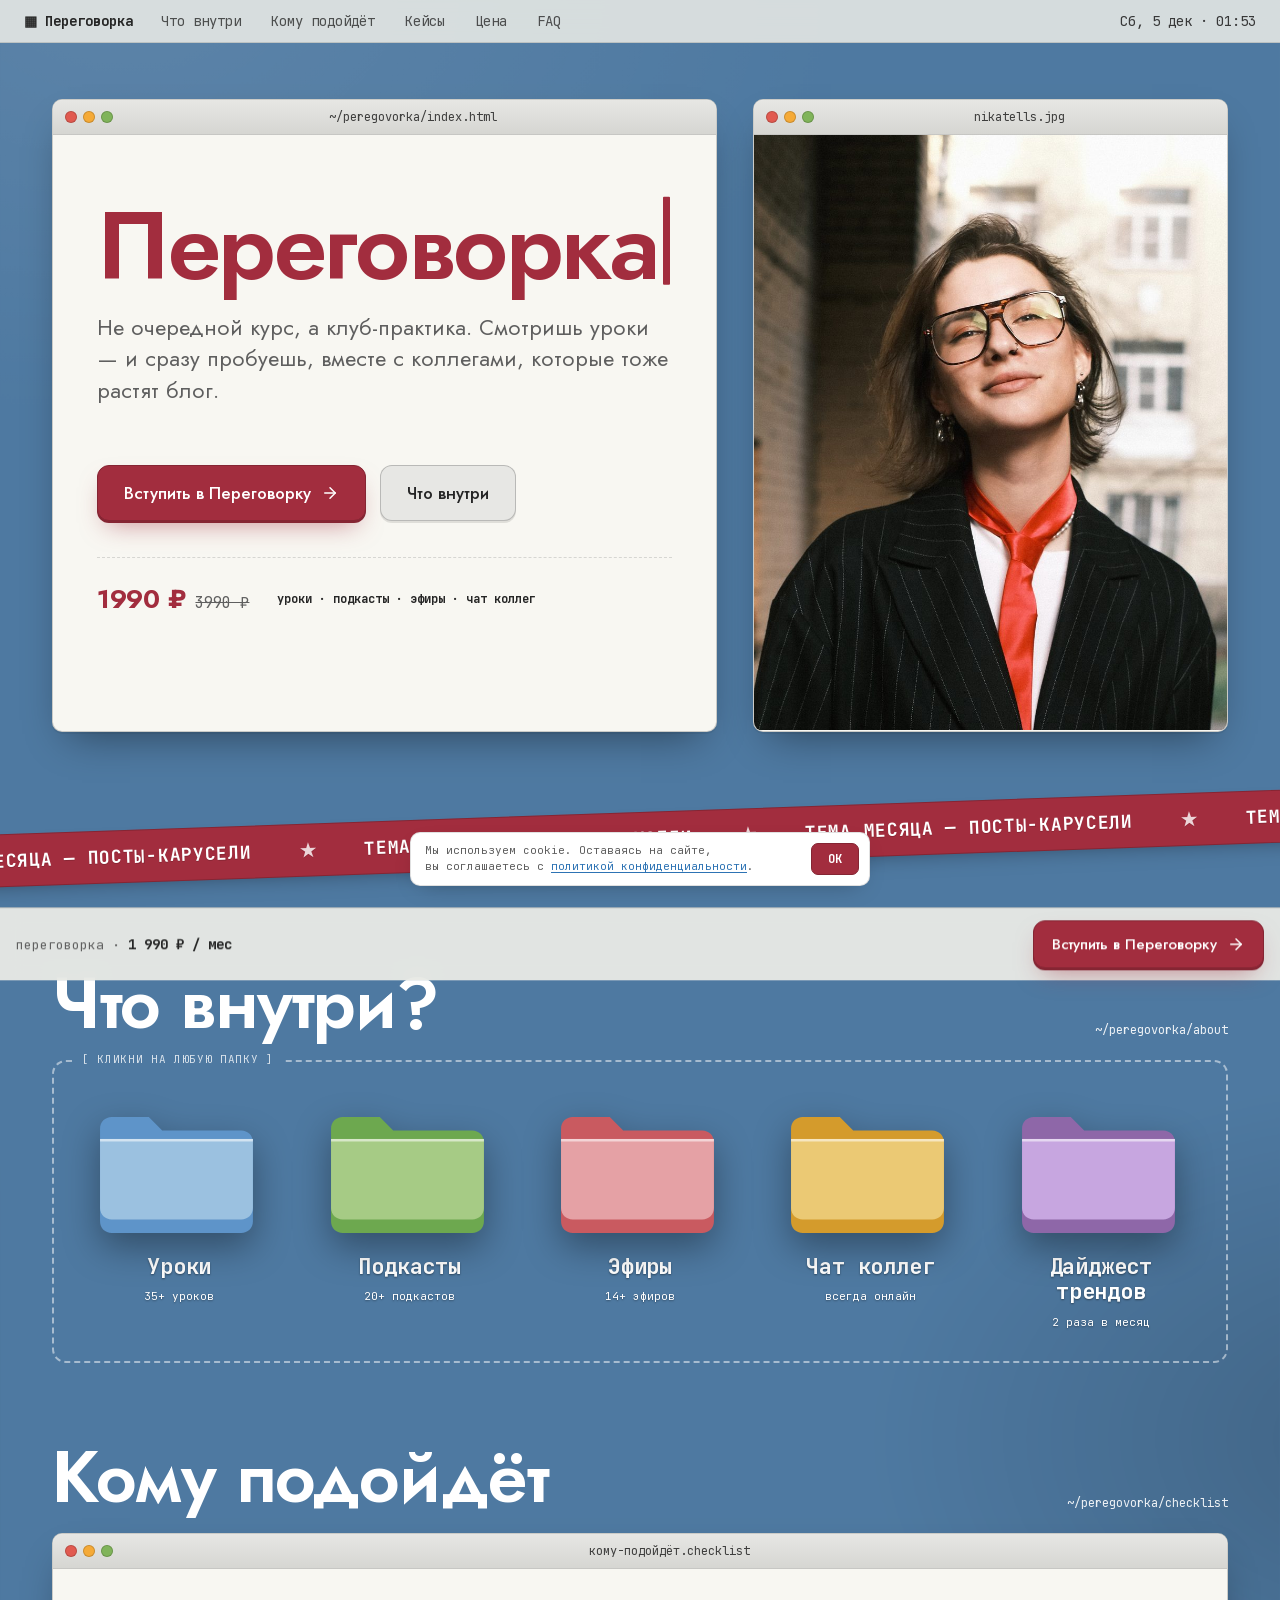
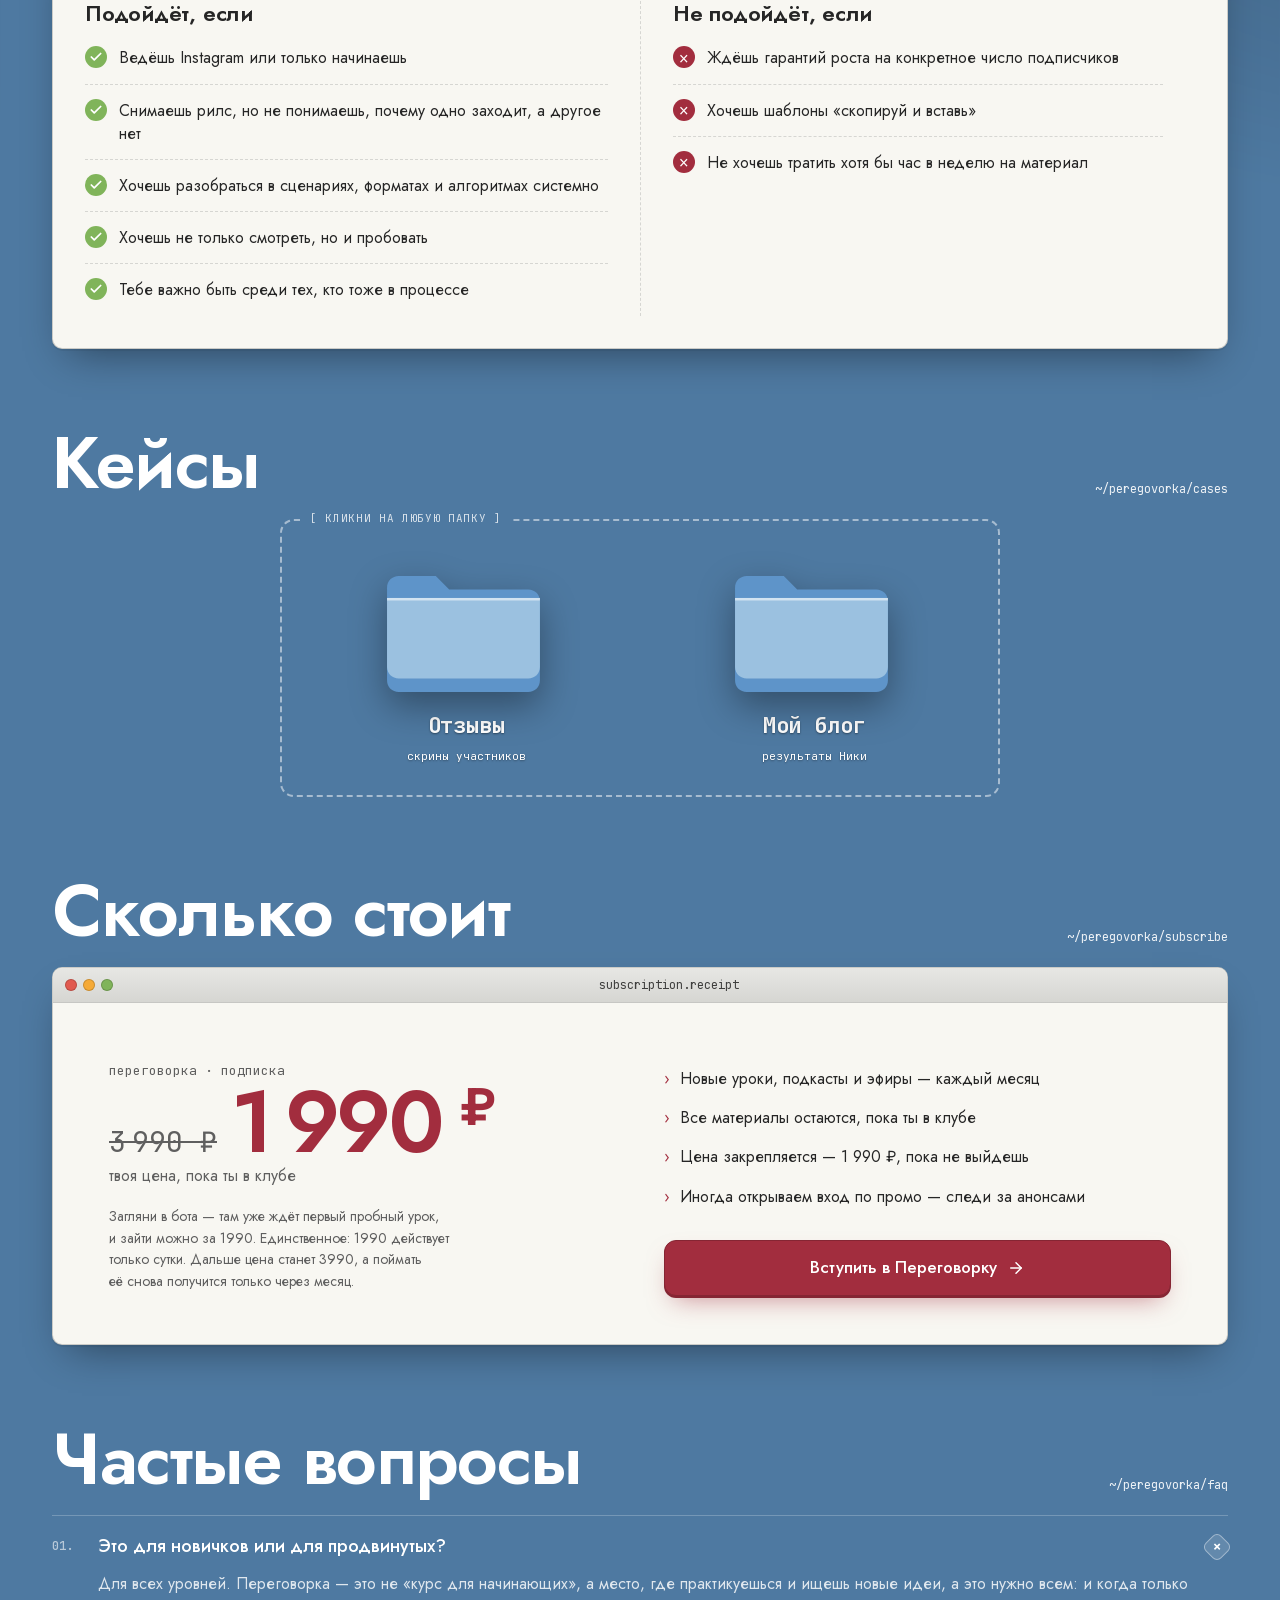
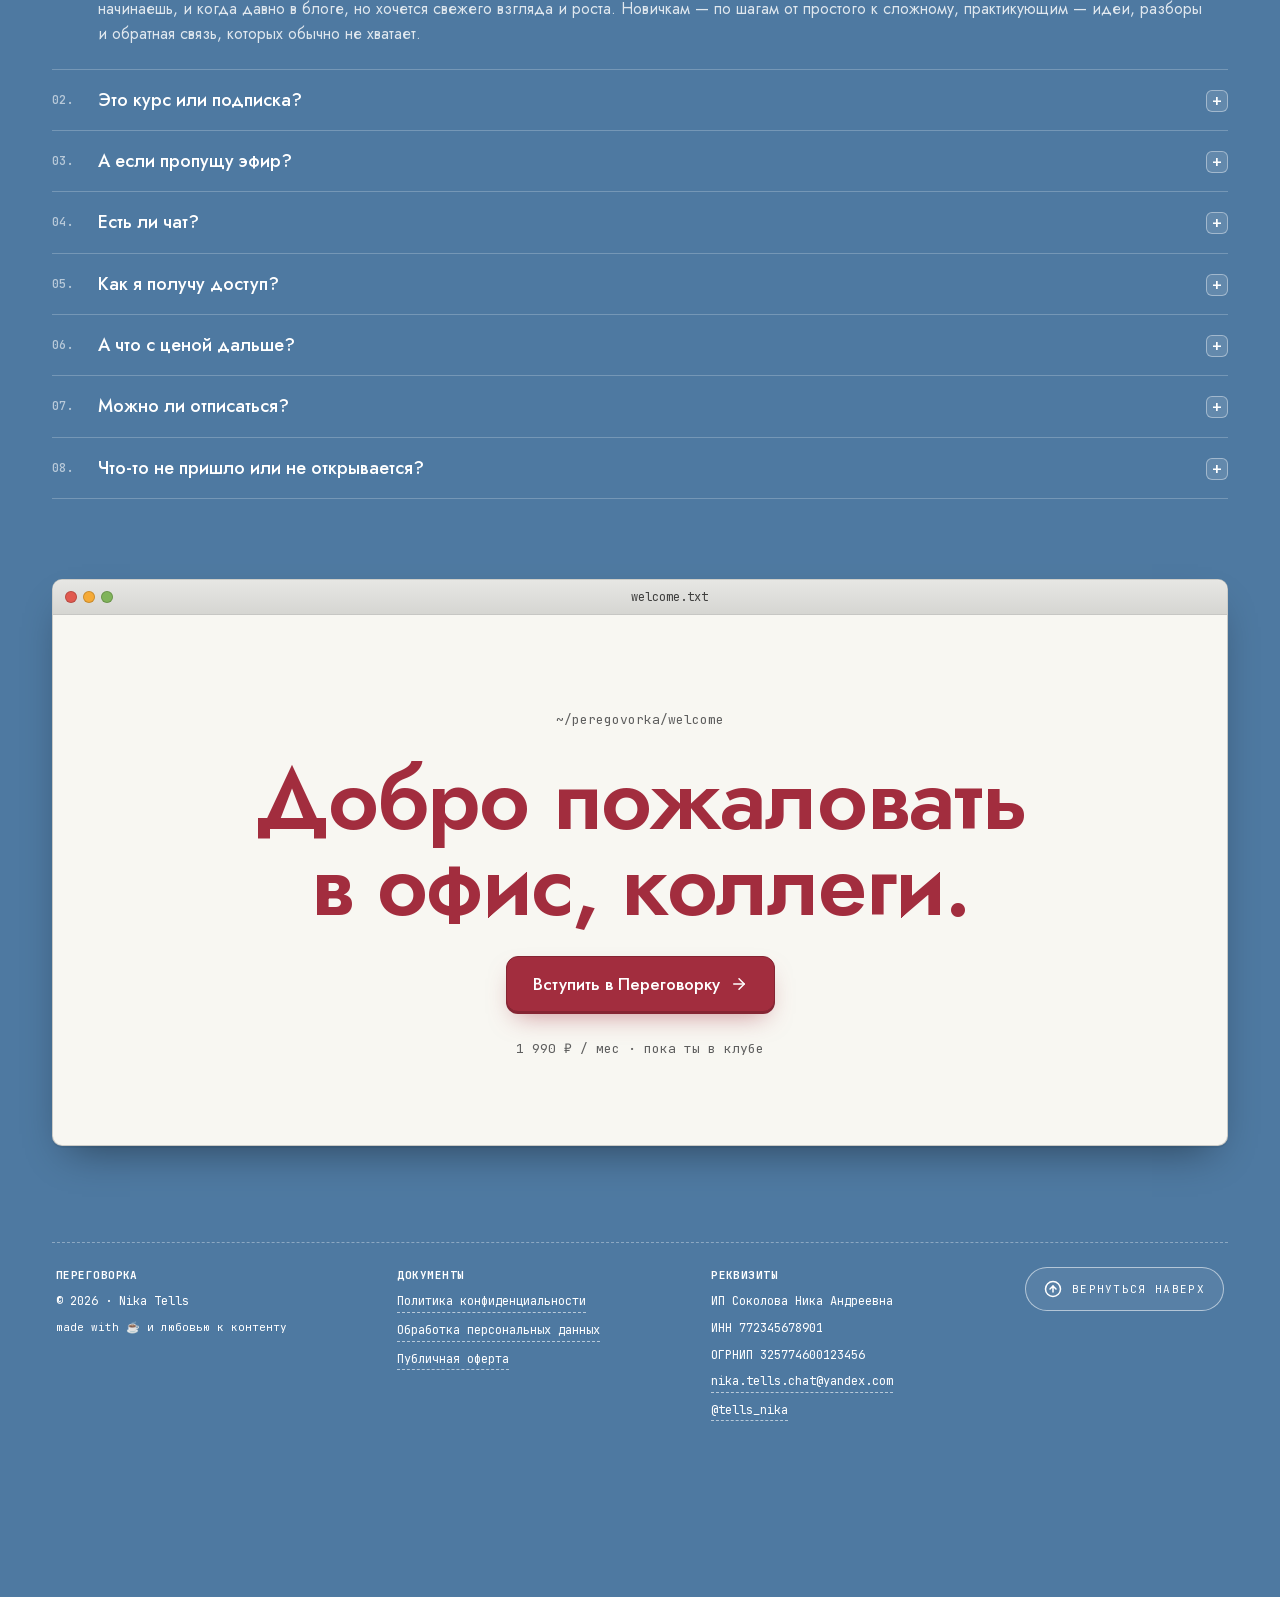
<file: index.html>
<!DOCTYPE html>
<html lang="ru"><head>
<meta charset="utf-8">
<meta name="viewport" content="width=device-width, initial-scale=1, viewport-fit=cover">
<title>Переговорка — закрытый канал для коллег по контенту</title>

<link rel="preconnect" href="https://fonts.googleapis.com">
<link rel="preconnect" href="https://fonts.gstatic.com" crossorigin="">
<link rel="stylesheet" href="styles.css">
</head>
<body>

<!-- ========== Top menubar / navigation ========== -->
<nav class="menubar" aria-label="Навигация">
  <a href="#top" class="logo">▦ Переговорка</a>
  <a href="#about"  class="item hide-sm">Что внутри</a>
  <a href="#who"    class="item hide-sm">Кому подойдёт</a>
  <a href="#cases"  class="item hide-sm">Кейсы</a>
  <a href="#price"  class="item hide-sm">Цена</a>
  <a href="#faq"    class="item hide-sm">FAQ</a>
  <span class="spacer"></span>
  <span class="clock" id="clock">—</span>
</nav>

<main class="desk" id="top">

  <!-- ========== 01 HERO ========== -->
  <section class="hero" data-screen-label="01 Hero">
    <div class="hero-grid">

      <!-- main window -->
      <div class="win hero-win" aria-label="Главное окно">
        <div class="win-bar">
          <div class="dots"><span class="dot r"></span><span class="dot y"></span><span class="dot g"></span></div>
          <div class="win-title">~/peregovorka/index.html</div>
        </div>
        <div class="win-body">
          <h1 class="display"><span class="typed" id="hero-typed" aria-label="Переговорка"></span><span class="caret" aria-hidden="true"></span></h1>

          <p class="lead">
            Не&nbsp;очередной курс, а&nbsp;клуб-практика. Смотришь уроки — и&nbsp;сразу пробуешь, вместе с&nbsp;коллегами, которые тоже растят блог.
          </p>

          <div class="hero-byline">
            <img src="assets/img/nikatells-avatar.jpg" alt="Ника" class="hero-byline-avatar" loading="eager" decoding="async">
            <div class="hero-byline-text">
              <div class="hero-byline-name">Nika Tells</div>
              <div class="hero-byline-role">автор канала</div>
            </div>
          </div>

          <div class="hero-cta-row">
            <a href="#price" class="btn js-cta">
              Вступить в Переговорку
              <svg class="arrow" viewBox="0 0 24 24" fill="none" stroke="currentColor" stroke-width="2" stroke-linecap="round" stroke-linejoin="round" aria-hidden="true"><path d="M5 12h14"/><path d="m12 5 7 7-7 7"/></svg>
            </a>
            <a href="#about" class="btn ghost">
              Что внутри
            </a>
          </div>

          <div class="hero-meta">
            <div class="hero-price">
              <span class="hero-price-new">1990 ₽</span>
              <s class="hero-price-old">3990 ₽</s>
            </div>
            <div><strong>уроки · подкасты · эфиры · чат коллег</strong></div>
          </div>
        </div>
      </div>

      <!-- side: photo -->
      <div class="desktop-side">
        <div class="win photo-card hero-photo">
          <div class="win-bar">
            <div class="dots"><span class="dot r"></span><span class="dot y"></span><span class="dot g"></span></div>
            <div class="win-title">nikatells.jpg</div>
          </div>
          <div class="win-body">
            <img class="photo-fill" src="assets/img/nikatells.jpg" alt="Ника" loading="eager" decoding="async">
          </div>
        </div>
      </div>
    </div>
  </section>

  <!-- ========== Ticker: тема месяца ========== -->
  <div class="ticker-wrap">
    <section class="ticker" aria-label="Тема месяца">
      <div class="ticker-track" aria-hidden="true">
        <span class="ticker-item">Тема месяца&nbsp;— посты-карусели</span>
        <span class="ticker-item">Тема месяца&nbsp;— посты-карусели</span>
        <span class="ticker-item">Тема месяца&nbsp;— посты-карусели</span>
        <span class="ticker-item">Тема месяца&nbsp;— посты-карусели</span>
        <span class="ticker-item">Тема месяца&nbsp;— посты-карусели</span>
        <span class="ticker-item">Тема месяца&nbsp;— посты-карусели</span>
      </div>
    </section>
  </div>

  <!-- ========== 02 ЧТО ВНУТРИ ========== -->
  <section class="section" id="about" data-screen-label="02 Что внутри">
    <header class="section-head">
      <div>
        <h2 class="h-section h-mono">Что внутри?</h2>
      </div>
      <div class="section-path">~/peregovorka/about</div>
    </header>

    <div class="folders-wrap">
      <div class="big-folders">
      <button type="button" class="big-folder" data-folder="lessons" aria-haspopup="dialog">
        <svg class="bf-icon" viewBox="0 0 200 160" fill="none" aria-hidden="true">
          <path d="M6 32c0-8 6-14 14-14h44l16 16h94c8 0 14 6 14 14v94c0 8-6 14-14 14H20c-8 0-14-6-14-14V32z" fill="#5E94C9"></path>
          <path d="M6 44h182v82c0 8-6 14-14 14H20c-8 0-14-6-14-14V44z" fill="#9BC1E0"></path>
          <rect x="6" y="44" width="182" height="3" fill="rgba(255,255,255,.55)"></rect>
        </svg>
        <span class="bf-label">Уроки</span>
        <span class="bf-meta">35+ уроков</span>
      </button>

      <button type="button" class="big-folder" data-folder="podcasts" aria-haspopup="dialog">
        <svg class="bf-icon" viewBox="0 0 200 160" fill="none" aria-hidden="true">
          <path d="M6 32c0-8 6-14 14-14h44l16 16h94c8 0 14 6 14 14v94c0 8-6 14-14 14H20c-8 0-14-6-14-14V32z" fill="#6DA84F"></path>
          <path d="M6 44h182v82c0 8-6 14-14 14H20c-8 0-14-6-14-14V44z" fill="#A6CB85"></path>
          <rect x="6" y="44" width="182" height="3" fill="rgba(255,255,255,.55)"></rect>
        </svg>
        <span class="bf-label">Подкасты</span>
        <span class="bf-meta">20+ подкастов</span>
      </button>

      <button type="button" class="big-folder" data-folder="lives" aria-haspopup="dialog">
        <svg class="bf-icon" viewBox="0 0 200 160" fill="none" aria-hidden="true">
          <path d="M6 32c0-8 6-14 14-14h44l16 16h94c8 0 14 6 14 14v94c0 8-6 14-14 14H20c-8 0-14-6-14-14V32z" fill="#C95A60"></path>
          <path d="M6 44h182v82c0 8-6 14-14 14H20c-8 0-14-6-14-14V44z" fill="#E5A1A5"></path>
          <rect x="6" y="44" width="182" height="3" fill="rgba(255,255,255,.55)"></rect>
        </svg>
        <span class="bf-label">Эфиры</span>
        <span class="bf-meta">14+ эфиров</span>
      </button>

      <button type="button" class="big-folder" data-folder="chat" aria-haspopup="dialog">
        <svg class="bf-icon" viewBox="0 0 200 160" fill="none" aria-hidden="true">
          <path d="M6 32c0-8 6-14 14-14h44l16 16h94c8 0 14 6 14 14v94c0 8-6 14-14 14H20c-8 0-14-6-14-14V32z" fill="#D49B2C"></path>
          <path d="M6 44h182v82c0 8-6 14-14 14H20c-8 0-14-6-14-14V44z" fill="#EBC974"></path>
          <rect x="6" y="44" width="182" height="3" fill="rgba(255,255,255,.55)"></rect>
        </svg>
        <span class="bf-label">Чат коллег</span>
        <span class="bf-meta">всегда онлайн</span>
      </button>

      <button type="button" class="big-folder" data-folder="digest" aria-haspopup="dialog">
        <svg class="bf-icon" viewBox="0 0 200 160" fill="none" aria-hidden="true">
          <path d="M6 32c0-8 6-14 14-14h44l16 16h94c8 0 14 6 14 14v94c0 8-6 14-14 14H20c-8 0-14-6-14-14V32z" fill="#8E67A8"></path>
          <path d="M6 44h182v82c0 8-6 14-14 14H20c-8 0-14-6-14-14V44z" fill="#C7A6E0"></path>
          <rect x="6" y="44" width="182" height="3" fill="rgba(255,255,255,.55)"></rect>
        </svg>
        <span class="bf-label">Дайджест трендов</span>
        <span class="bf-meta">2 раза в месяц</span>
      </button>
    </div>

    </div>

  </section>

  <!-- ========== 06 КОМУ ========== -->
  <section class="section" id="who" data-screen-label="06 Кому подойдёт">
    <header class="section-head">
      <div>
        <h2 class="h-section">Кому подойдёт</h2>
      </div>
      <div class="section-path">~/peregovorka/checklist</div>
    </header>

    <article class="win">
      <div class="win-bar">
        <div class="dots"><span class="dot r"></span><span class="dot y"></span><span class="dot g"></span></div>
        <div class="win-title">кому-подойдёт.checklist</div>
      </div>
      <div class="win-body fit-body">
        <div class="fit-col">
          <h3 class="h-card">Подойдёт, если</h3>
          <ul class="checklist">
            <li><span class="check ok" aria-hidden="true"><svg viewBox="0 0 24 24" fill="none" stroke="currentColor" stroke-width="3" stroke-linecap="round" stroke-linejoin="round"><path d="M20 6 9 17l-5-5"/></svg></span><span>Ведёшь Instagram или&nbsp;только начинаешь</span></li>
            <li><span class="check ok" aria-hidden="true"><svg viewBox="0 0 24 24" fill="none" stroke="currentColor" stroke-width="3" stroke-linecap="round" stroke-linejoin="round"><path d="M20 6 9 17l-5-5"/></svg></span><span>Снимаешь рилс, но&nbsp;не&nbsp;понимаешь, почему одно заходит, а&nbsp;другое нет</span></li>
            <li><span class="check ok" aria-hidden="true"><svg viewBox="0 0 24 24" fill="none" stroke="currentColor" stroke-width="3" stroke-linecap="round" stroke-linejoin="round"><path d="M20 6 9 17l-5-5"/></svg></span><span>Хочешь разобраться в&nbsp;сценариях, форматах и&nbsp;алгоритмах системно</span></li>
            <li><span class="check ok" aria-hidden="true"><svg viewBox="0 0 24 24" fill="none" stroke="currentColor" stroke-width="3" stroke-linecap="round" stroke-linejoin="round"><path d="M20 6 9 17l-5-5"/></svg></span><span>Хочешь не&nbsp;только смотреть, но&nbsp;и пробовать</span></li>
            <li><span class="check ok" aria-hidden="true"><svg viewBox="0 0 24 24" fill="none" stroke="currentColor" stroke-width="3" stroke-linecap="round" stroke-linejoin="round"><path d="M20 6 9 17l-5-5"/></svg></span><span>Тебе важно быть среди тех, кто тоже в&nbsp;процессе</span></li>
          </ul>
        </div>

        <div class="fit-col fit-col--no">
          <h3 class="h-card">Не подойдёт, если</h3>
          <ul class="checklist">
            <li><span class="check no">×</span><span>Ждёшь гарантий роста на&nbsp;конкретное число подписчиков</span></li>
            <li><span class="check no">×</span><span>Хочешь шаблоны «скопируй и&nbsp;вставь»</span></li>
            <li><span class="check no">×</span><span>Не&nbsp;хочешь тратить хотя&nbsp;бы час в&nbsp;неделю на&nbsp;материал</span></li>
          </ul>
        </div>
      </div>
    </article>
  </section>

  <!-- ========== 07 КЕЙСЫ ========== -->
  <section class="section" id="cases" data-screen-label="07 Кейсы">
    <header class="section-head">
      <div>
        <h2 class="h-section">Кейсы</h2>
      </div>
      <div class="section-path">~/peregovorka/cases</div>
    </header>

    <div class="folders-wrap">
      <div class="big-folders big-folders--two">
        <button type="button" class="big-folder" data-folder="reviews" aria-haspopup="dialog">
          <svg class="bf-icon" viewBox="0 0 200 160" fill="none" aria-hidden="true">
            <path d="M6 32c0-8 6-14 14-14h44l16 16h94c8 0 14 6 14 14v94c0 8-6 14-14 14H20c-8 0-14-6-14-14V32z" fill="#5E94C9"></path>
            <path d="M6 44h182v82c0 8-6 14-14 14H20c-8 0-14-6-14-14V44z" fill="#9BC1E0"></path>
            <rect x="6" y="44" width="182" height="3" fill="rgba(255,255,255,.55)"></rect>
          </svg>
          <span class="bf-label">Отзывы</span>
          <span class="bf-meta">скрины участников</span>
        </button>

        <button type="button" class="big-folder" data-folder="myblog" aria-haspopup="dialog">
          <svg class="bf-icon" viewBox="0 0 200 160" fill="none" aria-hidden="true">
            <path d="M6 32c0-8 6-14 14-14h44l16 16h94c8 0 14 6 14 14v94c0 8-6 14-14 14H20c-8 0-14-6-14-14V32z" fill="#5E94C9"></path>
            <path d="M6 44h182v82c0 8-6 14-14 14H20c-8 0-14-6-14-14V44z" fill="#9BC1E0"></path>
            <rect x="6" y="44" width="182" height="3" fill="rgba(255,255,255,.55)"></rect>
          </svg>
          <span class="bf-label">Мой блог</span>
          <span class="bf-meta">результаты Ники</span>
        </button>
      </div>
    </div>
  </section>

  <!-- ========== 08 ЦЕНА ========== -->
  <section class="section" id="price" data-screen-label="08 Цена">
    <header class="section-head">
      <div>
        <h2 class="h-section">Сколько стоит</h2>
      </div>
      <div class="section-path">~/peregovorka/subscribe</div>
    </header>

    <div class="win price-win">
      <div class="win-bar">
        <div class="dots"><span class="dot r"></span><span class="dot y"></span><span class="dot g"></span></div>
        <div class="win-title">subscription.receipt</div>
      </div>
      <div class="win-body">
        <div class="price-row">
          <div>
            <div class="price-meta">переговорка · подписка</div>
            <div class="price-tag-row">
              <s class="price-tag-old">3 990 ₽</s>
              <div class="price-tag">1 990<span class="cur"> ₽</span></div>
            </div>
            <div class="muted body price-tag-sub">твоя цена, пока ты в клубе</div>
            <p class="price-invite">
              Загляни в бота — там уже ждёт первый пробный урок, и зайти можно за 1990. Единственное: 1990 действует только сутки. Дальше цена станет 3990, а поймать её снова получится только через месяц.
            </p>
          </div>

          <div>
            <ul class="price-list">
              <li><span class="ic">›</span><span>Новые уроки, подкасты и&nbsp;эфиры — каждый месяц</span></li>
              <li><span class="ic">›</span><span>Все материалы остаются, пока ты&nbsp;в&nbsp;клубе</span></li>
              <li><span class="ic">›</span><span>Цена закрепляется — 1&nbsp;990&nbsp;₽, пока не&nbsp;выйдешь</span></li>
              <li><span class="ic">›</span><span>Иногда открываем вход по&nbsp;промо — следи за&nbsp;анонсами</span></li>
            </ul>
            <a href="#join" class="btn js-cta price-cta">
              Вступить в Переговорку
              <svg class="arrow" viewBox="0 0 24 24" fill="none" stroke="currentColor" stroke-width="2" stroke-linecap="round" stroke-linejoin="round" aria-hidden="true"><path d="M5 12h14"/><path d="m12 5 7 7-7 7"/></svg>
            </a>
          </div>
        </div>
      </div>
    </div>
  </section>

  <!-- ========== 09 FAQ ========== -->
  <section class="section" id="faq" data-screen-label="09 FAQ">
    <header class="section-head">
      <div>
        <h2 class="h-section">Частые вопросы</h2>
      </div>
      <div class="section-path">~/peregovorka/faq</div>
    </header>

    <div class="faq-list faq-plain">
          <details class="faq" open="">
            <summary>
              <span class="num">01.</span>
              <span class="q">Это для новичков или для&nbsp;продвинутых?</span>
              <span class="plus">+</span>
            </summary>
            <div class="a">Для всех уровней. Переговорка — это не&nbsp;«курс для начинающих», а&nbsp;место, где практикуешься и&nbsp;ищешь новые идеи, а&nbsp;это нужно всем: и&nbsp;когда только начинаешь, и&nbsp;когда давно в&nbsp;блоге, но&nbsp;хочется свежего взгляда и&nbsp;роста. Новичкам — по&nbsp;шагам от&nbsp;простого к&nbsp;сложному, практикующим — идеи, разборы и&nbsp;обратная связь, которых обычно не&nbsp;хватает.</div>
          </details>

          <details class="faq">
            <summary>
              <span class="num">02.</span>
              <span class="q">Это курс или подписка?</span>
              <span class="plus">+</span>
            </summary>
            <div class="a">Подписка. Никаких дедлайнов и&nbsp;обязательной программы — сам выбираешь, что смотреть и&nbsp;в&nbsp;каком темпе. Захотелось разобраться с&nbsp;воронками — идёшь в&nbsp;воронки. Нужны сценарии — открываешь сценарии.</div>
          </details>

          <details class="faq">
            <summary>
              <span class="num">03.</span>
              <span class="q">А если пропущу эфир?</span>
              <span class="plus">+</span>
            </summary>
            <div class="a">Ничего не&nbsp;потеряешь — все записи остаются в&nbsp;канале. Посмотришь, когда будет удобно.</div>
          </details>

          <details class="faq">
            <summary>
              <span class="num">04.</span>
              <span class="q">Есть ли чат?</span>
              <span class="plus">+</span>
            </summary>
            <div class="a">Есть, общий чат коллег. Туда можно скинуть сценарий на&nbsp;свежий взгляд, спросить совет или&nbsp;просто поныть про&nbsp;алгоритмы среди своих — тут все в&nbsp;теме.</div>
          </details>

          <details class="faq">
            <summary>
              <span class="num">05.</span>
              <span class="q">Как я получу доступ?</span>
              <span class="plus">+</span>
            </summary>
            <div class="a">Переговорка — это закрытый Telegram-канал. Доступ приходит на&nbsp;почту (не&nbsp;в&nbsp;бота!), так что заполняй поле с&nbsp;почтой внимательно — именно туда придёт ссылка на&nbsp;вход. А&nbsp;ещё каждый урок продублирован отдельной ссылкой: её&nbsp;можно открыть прямо в&nbsp;браузере, без&nbsp;Telegram, если вдруг будут сложности с&nbsp;подключением.</div>
          </details>

          <details class="faq">
            <summary>
              <span class="num">06.</span>
              <span class="q">А что с ценой дальше?</span>
              <span class="plus">+</span>
            </summary>
            <div class="a">Пока ты в&nbsp;клубе — твои 1990 остаются с&nbsp;тобой: каждый месяц списывается столько&nbsp;же, цена не&nbsp;растёт. Выйдешь и&nbsp;захочешь вернуться — вход будет уже 3990. Так что оставаться выгоднее.</div>
          </details>

          <details class="faq">
            <summary>
              <span class="num">07.</span>
              <span class="q">Можно ли отписаться?</span>
              <span class="plus">+</span>
            </summary>
            <div class="a">Конечно. Подпиской управляешь через свою почту — за&nbsp;3&nbsp;дня до&nbsp;следующего списания на&nbsp;неё приходит ссылка на&nbsp;отмену. Единственное: пока ты&nbsp;в&nbsp;клубе, за&nbsp;тобой закреплена цена 1990. Выйдешь — повторный вход будет уже 3990.</div>
          </details>

          <details class="faq">
            <summary>
              <span class="num">08.</span>
              <span class="q">Что-то не пришло или не&nbsp;открывается?</span>
              <span class="plus">+</span>
            </summary>
            <div class="a">Бывает. Если ссылка не&nbsp;дошла или не&nbsp;получается открыть Переговорку — напиши мне на&nbsp;почту <a href="mailto:nika.tells.chat@yandex.com">nika.tells.chat@yandex.com</a> или в&nbsp;телеграм <a href="https://t.me/tells_nika" target="_blank" rel="noopener">@tells_nika</a>. Разберёмся.</div>
          </details>
    </div>
  </section>

  <!-- ========== 10 ФИНАЛ ========== -->
  <section class="section" id="join" data-screen-label="10 Финальный CTA">
    <div class="win final-card">
      <div class="win-bar">
        <div class="dots"><span class="dot r"></span><span class="dot y"></span><span class="dot g"></span></div>
        <div class="win-title">welcome.txt</div>
      </div>
      <div class="win-body">
        <div class="sub">~/peregovorka/welcome</div>
        <h2 class="final-title">Добро пожаловать<br>в&nbsp;офис, коллеги.</h2>
        <a href="#" class="btn js-cta">
          Вступить в Переговорку
          <svg class="arrow" viewBox="0 0 24 24" fill="none" stroke="currentColor" stroke-width="2" stroke-linecap="round" stroke-linejoin="round" aria-hidden="true"><path d="M5 12h14"/><path d="m12 5 7 7-7 7"/></svg>
        </a>
        <div class="sub">1 990 ₽ / мес · пока ты в клубе</div>
      </div>
    </div>
  </section>

  <footer class="footer">
    <div class="f-col">
      <strong>Переговорка</strong>
      <span>© 2026 · Nika Tells</span>
      <span class="f-tag">made with ☕ и&nbsp;любовью к&nbsp;контенту</span>
    </div>
    <div class="f-col">
      <strong>Документы</strong>
      <a href="privacy.html">Политика конфиденциальности</a>
      <a href="personal-data.html">Обработка персональных данных</a>
      <a href="offer.html">Публичная оферта</a>
    </div>
    <div class="f-col">
      <strong>Реквизиты</strong>
      <span>ИП&nbsp;Соколова&nbsp;Ника&nbsp;Андреевна</span>
      <span>ИНН&nbsp;772345678901</span>
      <span>ОГРНИП&nbsp;325774600123456</span>
      <a href="mailto:nika.tells.chat@yandex.com">nika.tells.chat@yandex.com</a>
      <a href="https://t.me/tells_nika" target="_blank" rel="noopener">@tells_nika</a>
    </div>
    <a href="#top" class="f-top" aria-label="Вернуться наверх">
      <svg class="icon icon-arrow-up-circle" viewBox="0 0 24 24" fill="none" stroke="currentColor" stroke-width="2" stroke-linecap="round" stroke-linejoin="round" aria-hidden="true">
        <circle cx="12" cy="12" r="10"/>
        <path d="m16 12-4-4-4 4"/>
        <path d="M12 16V8"/>
      </svg>
      <span>вернуться наверх</span>
    </a>
  </footer>

</main>

<!-- ========== Folder modal ========== -->
<div class="modal-overlay" id="folder-modal" role="dialog" aria-modal="true" aria-labelledby="modal-title-text">
  <div class="modal" id="modal-window">
    <div class="modal-bar">
      <button type="button" class="modal-close" id="modal-close-btn" aria-label="Закрыть"></button>
      <div class="modal-title" id="modal-title-text">folder</div>
    </div>
    <div class="modal-body" id="modal-body">
      <!-- content injected by JS -->
    </div>
    <div class="modal-foot" id="modal-foot">
      <!-- CTA injected by JS -->
    </div>
  </div>
</div>

<!-- ========== Cookie banner ========== -->
<div class="cookiebar" id="cookiebar" role="region" aria-label="Уведомление о файлах cookie" hidden>
  <p class="cookiebar-text">
    Мы&nbsp;используем cookie. Оставаясь на&nbsp;сайте, вы&nbsp;соглашаетесь с&nbsp;<a href="privacy.html">политикой конфиденциальности</a>.
  </p>
  <button type="button" class="cookiebar-ok" id="cookie-accept">ОК</button>
</div>

<!-- ========== Sticky CTA ========== -->
<div class="stickycta" id="stickycta">
  <div class="price">переговорка · <b>1 990 ₽ / мес</b></div>
  <a href="#join" class="btn js-cta">Вступить в&nbsp;Переговорку <svg class="arrow" viewBox="0 0 24 24" fill="none" stroke="currentColor" stroke-width="2" stroke-linecap="round" stroke-linejoin="round" aria-hidden="true"><path d="M5 12h14"/><path d="m12 5 7 7-7 7"/></svg></a>
</div>

<script defer src="script.js"></script>


</body></html>
</file>
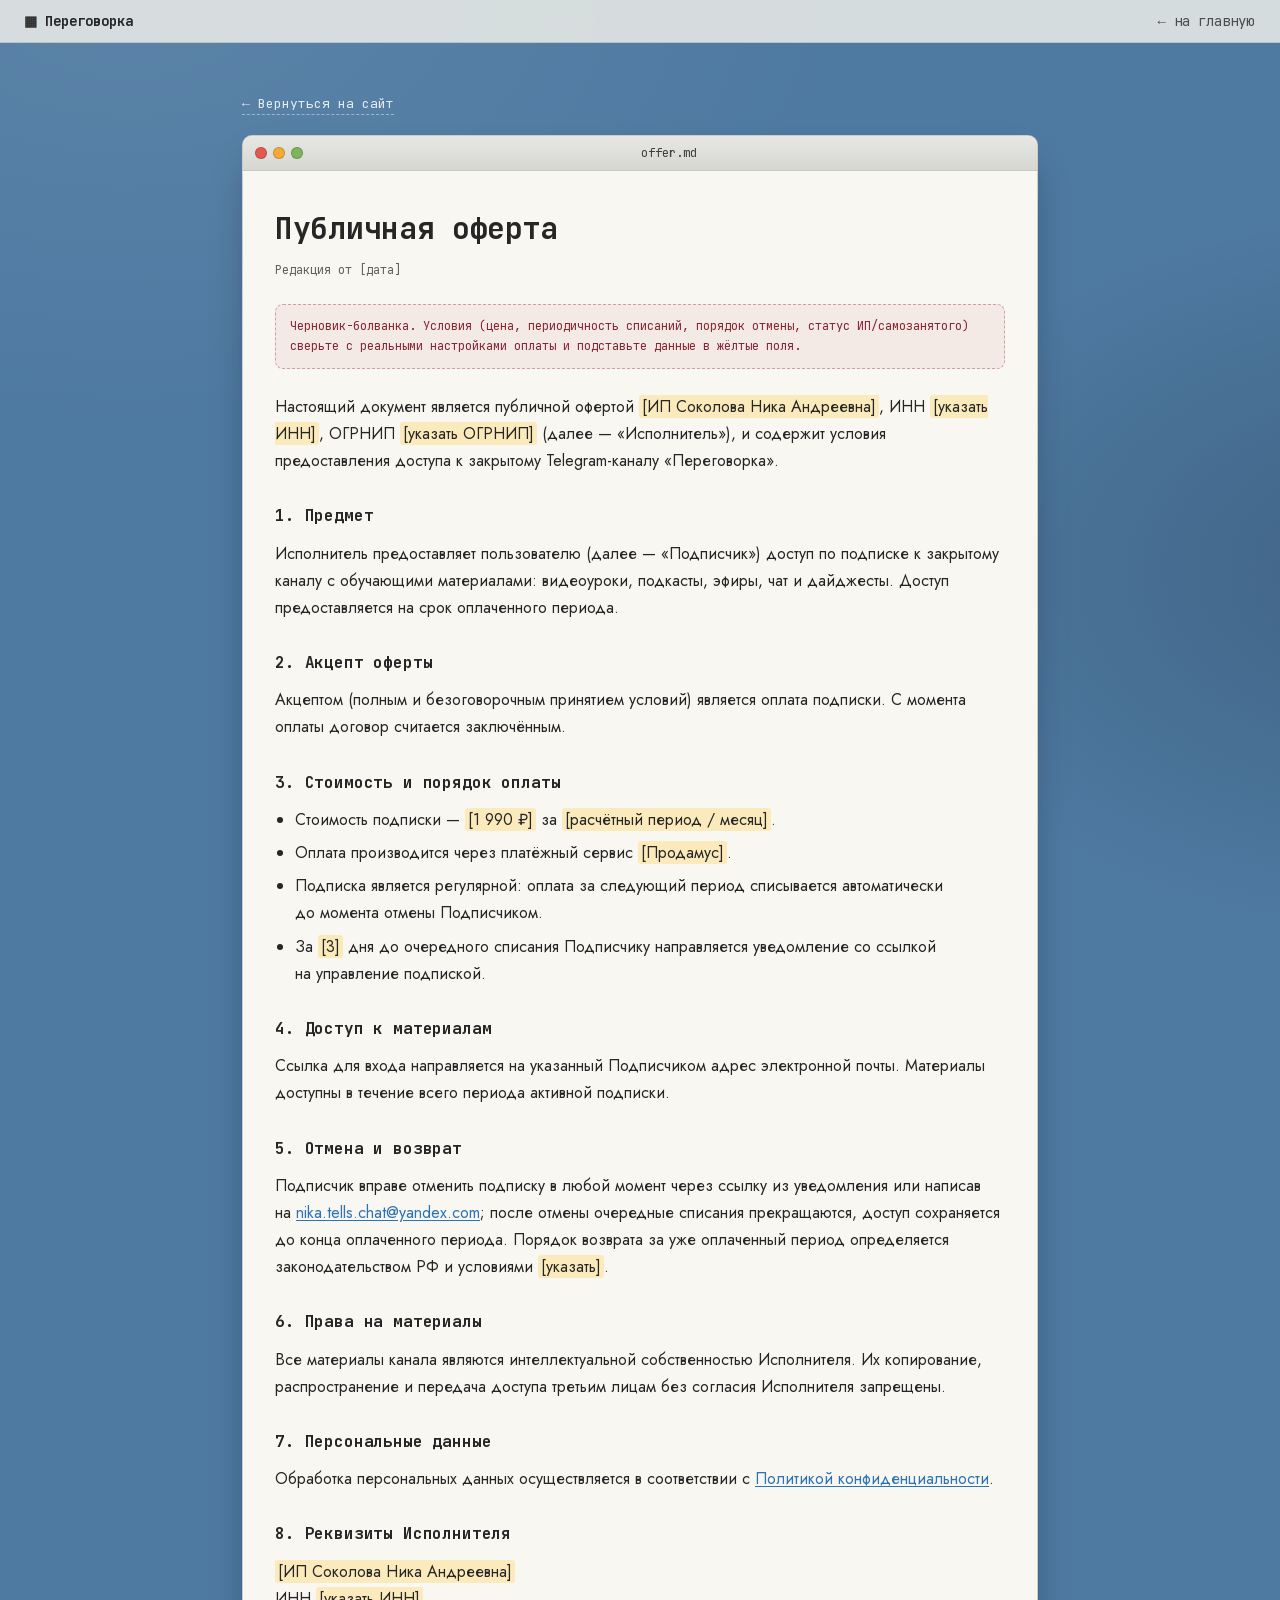
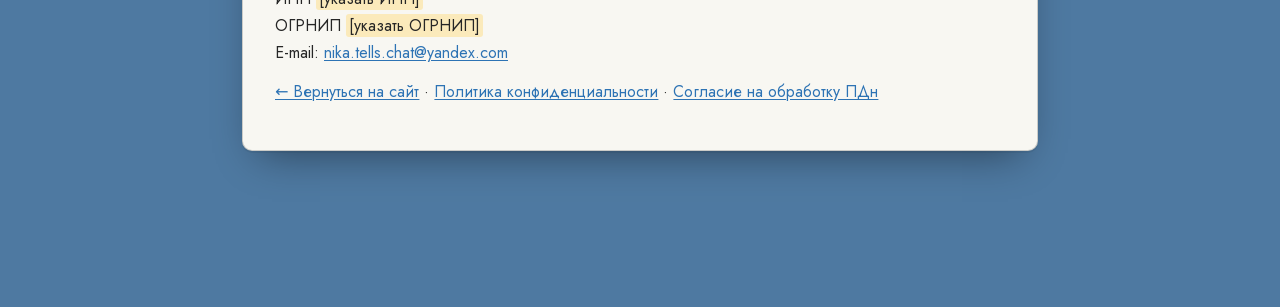
<file: offer.html>
<!DOCTYPE html>
<html lang="ru"><head>
<meta charset="utf-8">
<meta name="viewport" content="width=device-width, initial-scale=1, viewport-fit=cover">
<title>Публичная оферта — Переговорка</title>
<meta name="robots" content="noindex">
<link rel="stylesheet" href="styles.css">
</head>
<body>

<nav class="menubar" aria-label="Навигация">
  <a href="index.html#top" class="logo">▦ Переговорка</a>
  <span class="spacer"></span>
  <a href="index.html" class="item">← на главную</a>
</nav>

<main class="doc-wrap">
  <a href="index.html" class="doc-back">← Вернуться на сайт</a>

  <article class="win doc-win">
    <div class="win-bar">
      <div class="dots"><span class="dot r"></span><span class="dot y"></span><span class="dot g"></span></div>
      <div class="win-title">offer.md</div>
    </div>
    <div class="win-body">
      <h1 class="doc-title">Публичная оферта</h1>
      <p class="doc-updated">Редакция от&nbsp;<span class="fill">[дата]</span></p>

      <p class="doc-note">Черновик-болванка. Условия (цена, периодичность списаний, порядок отмены, статус ИП/самозанятого) сверьте с&nbsp;реальными настройками оплаты и&nbsp;подставьте данные в&nbsp;<span class="fill">жёлтые поля</span>.</p>

      <div class="doc-prose">
        <p>Настоящий документ является публичной офертой <span class="fill">[ИП Соколова Ника Андреевна]</span>, ИНН&nbsp;<span class="fill">[указать ИНН]</span>, ОГРНИП&nbsp;<span class="fill">[указать ОГРНИП]</span> (далее&nbsp;— «Исполнитель»), и&nbsp;содержит условия предоставления доступа к&nbsp;закрытому Telegram-каналу «Переговорка».</p>

        <h2>1. Предмет</h2>
        <p>Исполнитель предоставляет пользователю (далее&nbsp;— «Подписчик») доступ по&nbsp;подписке к&nbsp;закрытому каналу с&nbsp;обучающими материалами: видеоуроки, подкасты, эфиры, чат и&nbsp;дайджесты. Доступ предоставляется на&nbsp;срок оплаченного периода.</p>

        <h2>2. Акцепт оферты</h2>
        <p>Акцептом (полным и&nbsp;безоговорочным принятием условий) является оплата подписки. С&nbsp;момента оплаты договор считается заключённым.</p>

        <h2>3. Стоимость и&nbsp;порядок оплаты</h2>
        <ul>
          <li>Стоимость подписки&nbsp;— <span class="fill">[1&nbsp;990&nbsp;₽]</span> за&nbsp;<span class="fill">[расчётный период / месяц]</span>.</li>
          <li>Оплата производится через платёжный сервис <span class="fill">[Продамус]</span>.</li>
          <li>Подписка является регулярной: оплата за&nbsp;следующий период списывается автоматически до&nbsp;момента отмены Подписчиком.</li>
          <li>За&nbsp;<span class="fill">[3]</span>&nbsp;дня до&nbsp;очередного списания Подписчику направляется уведомление со&nbsp;ссылкой на&nbsp;управление подпиской.</li>
        </ul>

        <h2>4. Доступ к&nbsp;материалам</h2>
        <p>Ссылка для&nbsp;входа направляется на&nbsp;указанный Подписчиком адрес электронной почты. Материалы доступны в&nbsp;течение всего периода активной подписки.</p>

        <h2>5. Отмена и&nbsp;возврат</h2>
        <p>Подписчик вправе отменить подписку в&nbsp;любой момент через ссылку из&nbsp;уведомления или&nbsp;написав на&nbsp;<a href="mailto:nika.tells.chat@yandex.com">nika.tells.chat@yandex.com</a>; после отмены очередные списания прекращаются, доступ сохраняется до&nbsp;конца оплаченного периода. Порядок возврата за&nbsp;уже&nbsp;оплаченный период определяется законодательством&nbsp;РФ и&nbsp;условиями&nbsp;<span class="fill">[указать]</span>.</p>

        <h2>6. Права на&nbsp;материалы</h2>
        <p>Все материалы канала являются интеллектуальной собственностью Исполнителя. Их&nbsp;копирование, распространение и&nbsp;передача доступа третьим лицам без&nbsp;согласия Исполнителя запрещены.</p>

        <h2>7. Персональные данные</h2>
        <p>Обработка персональных данных осуществляется в&nbsp;соответствии с&nbsp;<a href="privacy.html">Политикой конфиденциальности</a>.</p>

        <h2>8. Реквизиты Исполнителя</h2>
        <p><span class="fill">[ИП Соколова Ника Андреевна]</span><br>
        ИНН&nbsp;<span class="fill">[указать ИНН]</span><br>
        ОГРНИП&nbsp;<span class="fill">[указать ОГРНИП]</span><br>
        E-mail: <a href="mailto:nika.tells.chat@yandex.com">nika.tells.chat@yandex.com</a></p>

        <p><a href="index.html">← Вернуться на сайт</a> · <a href="privacy.html">Политика конфиденциальности</a> · <a href="personal-data.html">Согласие на обработку ПДн</a></p>
      </div>
    </div>
  </article>
</main>

</body></html>
</file>
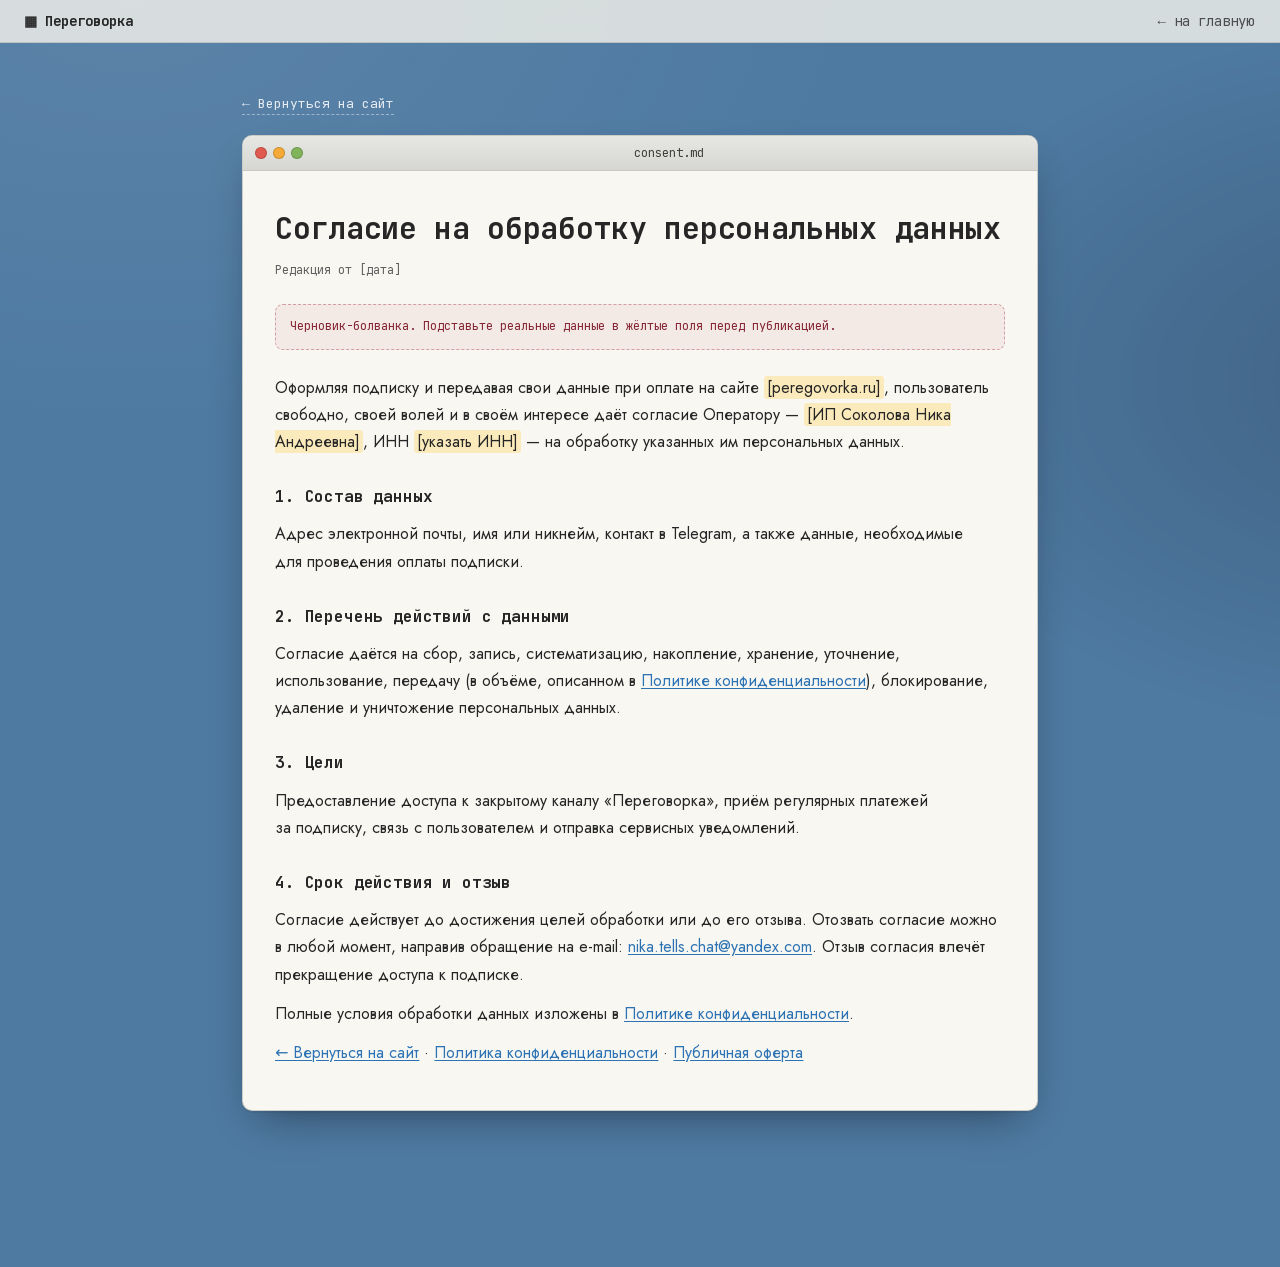
<file: personal-data.html>
<!DOCTYPE html>
<html lang="ru"><head>
<meta charset="utf-8">
<meta name="viewport" content="width=device-width, initial-scale=1, viewport-fit=cover">
<title>Согласие на обработку персональных данных — Переговорка</title>
<meta name="robots" content="noindex">
<link rel="stylesheet" href="styles.css">
</head>
<body>

<nav class="menubar" aria-label="Навигация">
  <a href="index.html#top" class="logo">▦ Переговорка</a>
  <span class="spacer"></span>
  <a href="index.html" class="item">← на главную</a>
</nav>

<main class="doc-wrap">
  <a href="index.html" class="doc-back">← Вернуться на сайт</a>

  <article class="win doc-win">
    <div class="win-bar">
      <div class="dots"><span class="dot r"></span><span class="dot y"></span><span class="dot g"></span></div>
      <div class="win-title">consent.md</div>
    </div>
    <div class="win-body">
      <h1 class="doc-title">Согласие на обработку персональных данных</h1>
      <p class="doc-updated">Редакция от&nbsp;<span class="fill">[дата]</span></p>

      <p class="doc-note">Черновик-болванка. Подставьте реальные данные в&nbsp;<span class="fill">жёлтые поля</span> перед публикацией.</p>

      <div class="doc-prose">
        <p>Оформляя подписку и&nbsp;передавая свои данные при&nbsp;оплате на&nbsp;сайте <span class="fill">[peregovorka.ru]</span>, пользователь свободно, своей волей и&nbsp;в&nbsp;своём интересе даёт согласие Оператору&nbsp;— <span class="fill">[ИП Соколова Ника Андреевна]</span>, ИНН&nbsp;<span class="fill">[указать ИНН]</span>&nbsp;— на&nbsp;обработку указанных им&nbsp;персональных данных.</p>

        <h2>1. Состав данных</h2>
        <p>Адрес электронной почты, имя или&nbsp;никнейм, контакт в&nbsp;Telegram, а&nbsp;также данные, необходимые для&nbsp;проведения оплаты подписки.</p>

        <h2>2. Перечень действий с&nbsp;данными</h2>
        <p>Согласие даётся на&nbsp;сбор, запись, систематизацию, накопление, хранение, уточнение, использование, передачу (в&nbsp;объёме, описанном в&nbsp;<a href="privacy.html">Политике конфиденциальности</a>), блокирование, удаление и&nbsp;уничтожение персональных данных.</p>

        <h2>3. Цели</h2>
        <p>Предоставление доступа к&nbsp;закрытому каналу «Переговорка», приём регулярных платежей за&nbsp;подписку, связь с&nbsp;пользователем и&nbsp;отправка сервисных уведомлений.</p>

        <h2>4. Срок действия и&nbsp;отзыв</h2>
        <p>Согласие действует до&nbsp;достижения целей обработки или&nbsp;до&nbsp;его&nbsp;отзыва. Отозвать согласие можно в&nbsp;любой момент, направив обращение на&nbsp;e-mail: <a href="mailto:nika.tells.chat@yandex.com">nika.tells.chat@yandex.com</a>. Отзыв согласия влечёт прекращение доступа к&nbsp;подписке.</p>

        <p>Полные условия обработки данных изложены в&nbsp;<a href="privacy.html">Политике конфиденциальности</a>.</p>

        <p><a href="index.html">← Вернуться на сайт</a> · <a href="privacy.html">Политика конфиденциальности</a> · <a href="offer.html">Публичная оферта</a></p>
      </div>
    </div>
  </article>
</main>

</body></html>
</file>
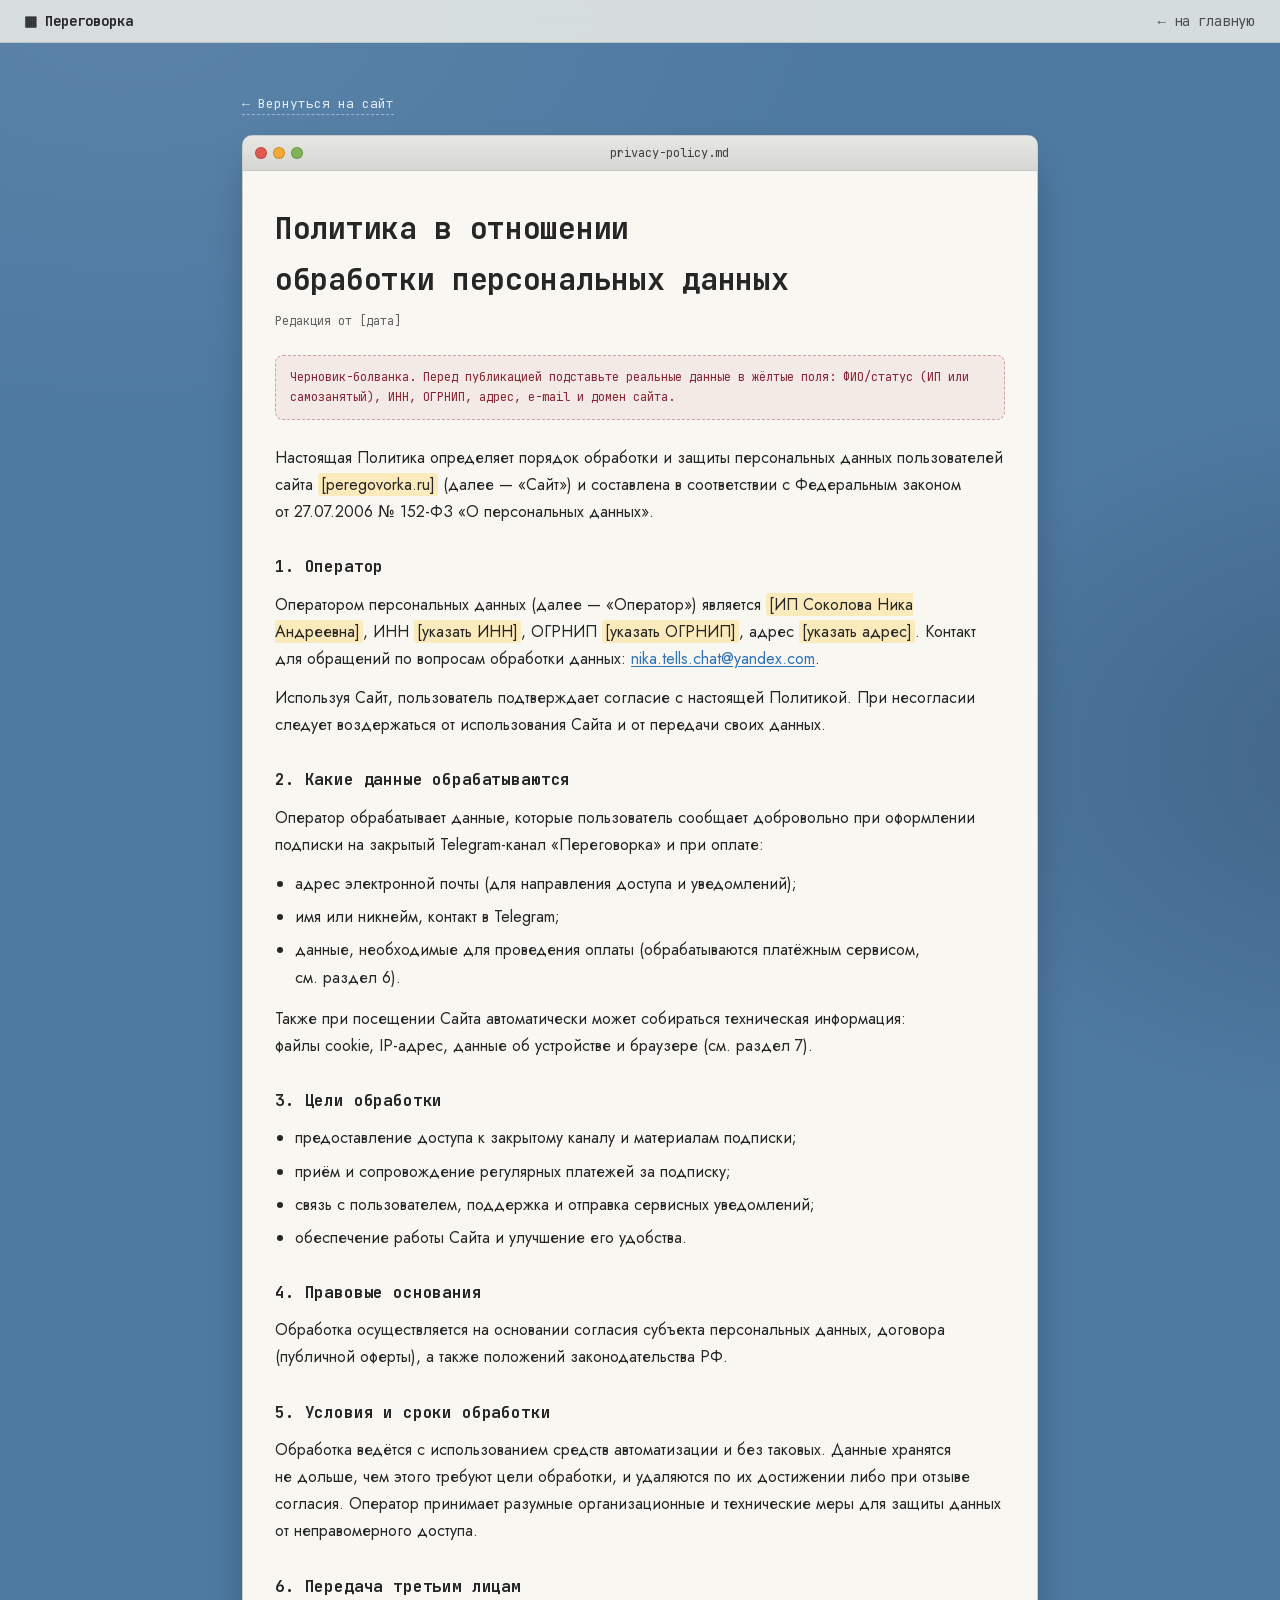
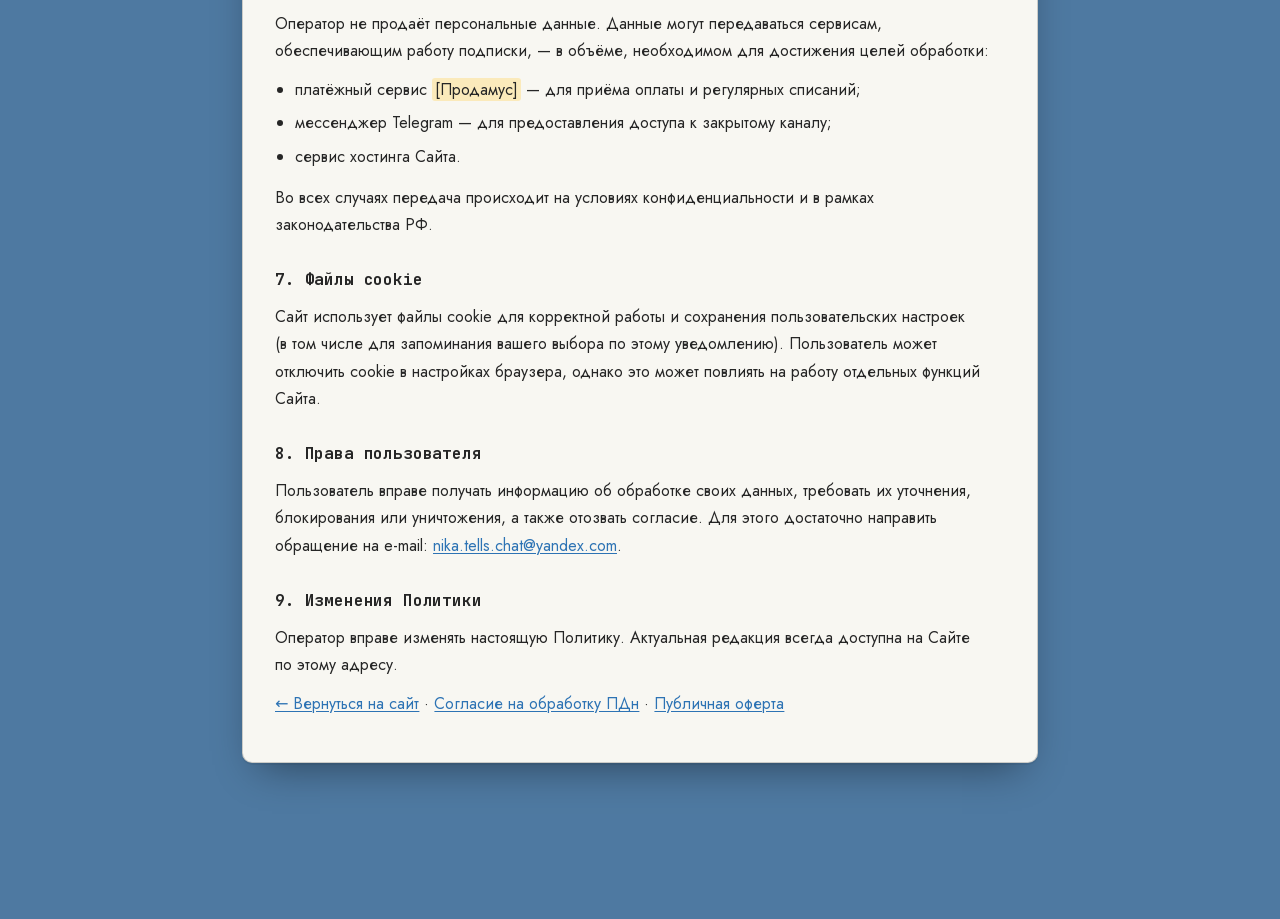
<file: privacy.html>
<!DOCTYPE html>
<html lang="ru"><head>
<meta charset="utf-8">
<meta name="viewport" content="width=device-width, initial-scale=1, viewport-fit=cover">
<title>Политика конфиденциальности — Переговорка</title>
<meta name="robots" content="noindex">
<link rel="stylesheet" href="styles.css">
</head>
<body>

<nav class="menubar" aria-label="Навигация">
  <a href="index.html#top" class="logo">▦ Переговорка</a>
  <span class="spacer"></span>
  <a href="index.html" class="item">← на главную</a>
</nav>

<main class="doc-wrap">
  <a href="index.html" class="doc-back">← Вернуться на сайт</a>

  <article class="win doc-win">
    <div class="win-bar">
      <div class="dots"><span class="dot r"></span><span class="dot y"></span><span class="dot g"></span></div>
      <div class="win-title">privacy-policy.md</div>
    </div>
    <div class="win-body">
      <h1 class="doc-title">Политика в отношении обработки персональных данных</h1>
      <p class="doc-updated">Редакция от&nbsp;<span class="fill">[дата]</span></p>

      <p class="doc-note">Черновик-болванка. Перед публикацией подставьте реальные данные в&nbsp;<span class="fill">жёлтые поля</span>: ФИО/статус (ИП или самозанятый), ИНН, ОГРНИП, адрес, e-mail и&nbsp;домен сайта.</p>

      <div class="doc-prose">
        <p>Настоящая Политика определяет порядок обработки и&nbsp;защиты персональных данных пользователей сайта <span class="fill">[peregovorka.ru]</span> (далее&nbsp;— «Сайт») и&nbsp;составлена в&nbsp;соответствии с&nbsp;Федеральным законом от&nbsp;27.07.2006 №&nbsp;152-ФЗ «О&nbsp;персональных данных».</p>

        <h2>1. Оператор</h2>
        <p>Оператором персональных данных (далее&nbsp;— «Оператор») является <span class="fill">[ИП Соколова Ника Андреевна]</span>, ИНН&nbsp;<span class="fill">[указать ИНН]</span>, ОГРНИП&nbsp;<span class="fill">[указать ОГРНИП]</span>, адрес&nbsp;<span class="fill">[указать адрес]</span>. Контакт для обращений по&nbsp;вопросам обработки данных: <a href="mailto:nika.tells.chat@yandex.com">nika.tells.chat@yandex.com</a>.</p>
        <p>Используя Сайт, пользователь подтверждает согласие с&nbsp;настоящей Политикой. При&nbsp;несогласии следует воздержаться от&nbsp;использования Сайта и&nbsp;от&nbsp;передачи своих данных.</p>

        <h2>2. Какие данные обрабатываются</h2>
        <p>Оператор обрабатывает данные, которые пользователь сообщает добровольно при&nbsp;оформлении подписки на&nbsp;закрытый Telegram-канал «Переговорка» и&nbsp;при&nbsp;оплате:</p>
        <ul>
          <li>адрес электронной почты (для&nbsp;направления доступа и&nbsp;уведомлений);</li>
          <li>имя или&nbsp;никнейм, контакт в&nbsp;Telegram;</li>
          <li>данные, необходимые для&nbsp;проведения оплаты (обрабатываются платёжным сервисом, см.&nbsp;раздел&nbsp;6).</li>
        </ul>
        <p>Также при&nbsp;посещении Сайта автоматически может собираться техническая информация: файлы&nbsp;cookie, IP-адрес, данные об&nbsp;устройстве и&nbsp;браузере (см.&nbsp;раздел&nbsp;7).</p>

        <h2>3. Цели обработки</h2>
        <ul>
          <li>предоставление доступа к&nbsp;закрытому каналу и&nbsp;материалам подписки;</li>
          <li>приём и&nbsp;сопровождение регулярных платежей за&nbsp;подписку;</li>
          <li>связь с&nbsp;пользователем, поддержка и&nbsp;отправка сервисных уведомлений;</li>
          <li>обеспечение работы Сайта и&nbsp;улучшение его&nbsp;удобства.</li>
        </ul>

        <h2>4. Правовые основания</h2>
        <p>Обработка осуществляется на&nbsp;основании согласия субъекта персональных данных, договора (публичной оферты), а&nbsp;также положений законодательства&nbsp;РФ.</p>

        <h2>5. Условия и&nbsp;сроки обработки</h2>
        <p>Обработка ведётся с&nbsp;использованием средств автоматизации и&nbsp;без&nbsp;таковых. Данные хранятся не&nbsp;дольше, чем&nbsp;этого требуют цели обработки, и&nbsp;удаляются по&nbsp;их&nbsp;достижении либо при&nbsp;отзыве согласия. Оператор принимает разумные организационные и&nbsp;технические меры для&nbsp;защиты данных от&nbsp;неправомерного доступа.</p>

        <h2>6. Передача третьим лицам</h2>
        <p>Оператор не&nbsp;продаёт персональные данные. Данные могут передаваться сервисам, обеспечивающим работу подписки, — в&nbsp;объёме, необходимом для&nbsp;достижения целей обработки:</p>
        <ul>
          <li>платёжный сервис <span class="fill">[Продамус]</span> — для&nbsp;приёма оплаты и&nbsp;регулярных списаний;</li>
          <li>мессенджер Telegram — для&nbsp;предоставления доступа к&nbsp;закрытому каналу;</li>
          <li>сервис хостинга Сайта.</li>
        </ul>
        <p>Во&nbsp;всех случаях передача происходит на&nbsp;условиях конфиденциальности и&nbsp;в&nbsp;рамках законодательства&nbsp;РФ.</p>

        <h2>7. Файлы cookie</h2>
        <p>Сайт использует файлы cookie для&nbsp;корректной работы и&nbsp;сохранения пользовательских настроек (в&nbsp;том&nbsp;числе для&nbsp;запоминания вашего выбора по&nbsp;этому уведомлению). Пользователь может отключить cookie в&nbsp;настройках браузера, однако это&nbsp;может повлиять на&nbsp;работу отдельных функций Сайта.</p>

        <h2>8. Права пользователя</h2>
        <p>Пользователь вправе получать информацию об&nbsp;обработке своих данных, требовать их&nbsp;уточнения, блокирования или&nbsp;уничтожения, а&nbsp;также отозвать согласие. Для&nbsp;этого достаточно направить обращение на&nbsp;e-mail: <a href="mailto:nika.tells.chat@yandex.com">nika.tells.chat@yandex.com</a>.</p>

        <h2>9. Изменения Политики</h2>
        <p>Оператор вправе изменять настоящую Политику. Актуальная редакция всегда доступна на&nbsp;Сайте по&nbsp;этому адресу.</p>

        <p><a href="index.html">← Вернуться на сайт</a> · <a href="personal-data.html">Согласие на обработку ПДн</a> · <a href="offer.html">Публичная оферта</a></p>
      </div>
    </div>
  </article>
</main>

</body></html>
</file>
<file: styles.css>
/* cyrillic-ext */
@font-face {
  font-family: 'JetBrains Mono';
  font-style: normal;
  font-weight: 400;
  font-display: swap;
  src: url("assets/fonts/7d525f78-45b6-4151-8721-38cd5cc55873.woff2") format('woff2');
  unicode-range: U+0460-052F, U+1C80-1C8A, U+20B4, U+2DE0-2DFF, U+A640-A69F, U+FE2E-FE2F;
}
/* cyrillic */
@font-face {
  font-family: 'JetBrains Mono';
  font-style: normal;
  font-weight: 400;
  font-display: swap;
  src: url("assets/fonts/33773564-27f2-46d2-ac02-79bf94b6fef0.woff2") format('woff2');
  unicode-range: U+0301, U+0400-045F, U+0490-0491, U+04B0-04B1, U+2116;
}
/* greek */
@font-face {
  font-family: 'JetBrains Mono';
  font-style: normal;
  font-weight: 400;
  font-display: swap;
  src: url("assets/fonts/a0dda66d-fa15-4a64-88c3-a84119914d4a.woff2") format('woff2');
  unicode-range: U+0370-0377, U+037A-037F, U+0384-038A, U+038C, U+038E-03A1, U+03A3-03FF;
}
/* vietnamese */
@font-face {
  font-family: 'JetBrains Mono';
  font-style: normal;
  font-weight: 400;
  font-display: swap;
  src: url("assets/fonts/a0368765-8b7a-47cf-abe1-8f0c10786e99.woff2") format('woff2');
  unicode-range: U+0102-0103, U+0110-0111, U+0128-0129, U+0168-0169, U+01A0-01A1, U+01AF-01B0, U+0300-0301, U+0303-0304, U+0308-0309, U+0323, U+0329, U+1EA0-1EF9, U+20AB;
}
/* latin-ext */
@font-face {
  font-family: 'JetBrains Mono';
  font-style: normal;
  font-weight: 400;
  font-display: swap;
  src: url("assets/fonts/d216de63-ce4d-42bb-b8f4-de39a5acc627.woff2") format('woff2');
  unicode-range: U+0100-02BA, U+02BD-02C5, U+02C7-02CC, U+02CE-02D7, U+02DD-02FF, U+0304, U+0308, U+0329, U+1D00-1DBF, U+1E00-1E9F, U+1EF2-1EFF, U+2020, U+20A0-20AB, U+20AD-20C0, U+2113, U+2C60-2C7F, U+A720-A7FF;
}
/* latin */
@font-face {
  font-family: 'JetBrains Mono';
  font-style: normal;
  font-weight: 400;
  font-display: swap;
  src: url("assets/fonts/53fd3a00-3b4b-4d49-b9ed-c6ea33373774.woff2") format('woff2');
  unicode-range: U+0000-00FF, U+0131, U+0152-0153, U+02BB-02BC, U+02C6, U+02DA, U+02DC, U+0304, U+0308, U+0329, U+2000-206F, U+20AC, U+2122, U+2191, U+2193, U+2212, U+2215, U+FEFF, U+FFFD;
}
/* cyrillic-ext */
@font-face {
  font-family: 'JetBrains Mono';
  font-style: normal;
  font-weight: 500;
  font-display: swap;
  src: url("assets/fonts/7d525f78-45b6-4151-8721-38cd5cc55873.woff2") format('woff2');
  unicode-range: U+0460-052F, U+1C80-1C8A, U+20B4, U+2DE0-2DFF, U+A640-A69F, U+FE2E-FE2F;
}
/* cyrillic */
@font-face {
  font-family: 'JetBrains Mono';
  font-style: normal;
  font-weight: 500;
  font-display: swap;
  src: url("assets/fonts/33773564-27f2-46d2-ac02-79bf94b6fef0.woff2") format('woff2');
  unicode-range: U+0301, U+0400-045F, U+0490-0491, U+04B0-04B1, U+2116;
}
/* greek */
@font-face {
  font-family: 'JetBrains Mono';
  font-style: normal;
  font-weight: 500;
  font-display: swap;
  src: url("assets/fonts/a0dda66d-fa15-4a64-88c3-a84119914d4a.woff2") format('woff2');
  unicode-range: U+0370-0377, U+037A-037F, U+0384-038A, U+038C, U+038E-03A1, U+03A3-03FF;
}
/* vietnamese */
@font-face {
  font-family: 'JetBrains Mono';
  font-style: normal;
  font-weight: 500;
  font-display: swap;
  src: url("assets/fonts/a0368765-8b7a-47cf-abe1-8f0c10786e99.woff2") format('woff2');
  unicode-range: U+0102-0103, U+0110-0111, U+0128-0129, U+0168-0169, U+01A0-01A1, U+01AF-01B0, U+0300-0301, U+0303-0304, U+0308-0309, U+0323, U+0329, U+1EA0-1EF9, U+20AB;
}
/* latin-ext */
@font-face {
  font-family: 'JetBrains Mono';
  font-style: normal;
  font-weight: 500;
  font-display: swap;
  src: url("assets/fonts/d216de63-ce4d-42bb-b8f4-de39a5acc627.woff2") format('woff2');
  unicode-range: U+0100-02BA, U+02BD-02C5, U+02C7-02CC, U+02CE-02D7, U+02DD-02FF, U+0304, U+0308, U+0329, U+1D00-1DBF, U+1E00-1E9F, U+1EF2-1EFF, U+2020, U+20A0-20AB, U+20AD-20C0, U+2113, U+2C60-2C7F, U+A720-A7FF;
}
/* latin */
@font-face {
  font-family: 'JetBrains Mono';
  font-style: normal;
  font-weight: 500;
  font-display: swap;
  src: url("assets/fonts/53fd3a00-3b4b-4d49-b9ed-c6ea33373774.woff2") format('woff2');
  unicode-range: U+0000-00FF, U+0131, U+0152-0153, U+02BB-02BC, U+02C6, U+02DA, U+02DC, U+0304, U+0308, U+0329, U+2000-206F, U+20AC, U+2122, U+2191, U+2193, U+2212, U+2215, U+FEFF, U+FFFD;
}
/* cyrillic-ext */
@font-face {
  font-family: 'JetBrains Mono';
  font-style: normal;
  font-weight: 700;
  font-display: swap;
  src: url("assets/fonts/7d525f78-45b6-4151-8721-38cd5cc55873.woff2") format('woff2');
  unicode-range: U+0460-052F, U+1C80-1C8A, U+20B4, U+2DE0-2DFF, U+A640-A69F, U+FE2E-FE2F;
}
/* cyrillic */
@font-face {
  font-family: 'JetBrains Mono';
  font-style: normal;
  font-weight: 700;
  font-display: swap;
  src: url("assets/fonts/33773564-27f2-46d2-ac02-79bf94b6fef0.woff2") format('woff2');
  unicode-range: U+0301, U+0400-045F, U+0490-0491, U+04B0-04B1, U+2116;
}
/* greek */
@font-face {
  font-family: 'JetBrains Mono';
  font-style: normal;
  font-weight: 700;
  font-display: swap;
  src: url("assets/fonts/a0dda66d-fa15-4a64-88c3-a84119914d4a.woff2") format('woff2');
  unicode-range: U+0370-0377, U+037A-037F, U+0384-038A, U+038C, U+038E-03A1, U+03A3-03FF;
}
/* vietnamese */
@font-face {
  font-family: 'JetBrains Mono';
  font-style: normal;
  font-weight: 700;
  font-display: swap;
  src: url("assets/fonts/a0368765-8b7a-47cf-abe1-8f0c10786e99.woff2") format('woff2');
  unicode-range: U+0102-0103, U+0110-0111, U+0128-0129, U+0168-0169, U+01A0-01A1, U+01AF-01B0, U+0300-0301, U+0303-0304, U+0308-0309, U+0323, U+0329, U+1EA0-1EF9, U+20AB;
}
/* latin-ext */
@font-face {
  font-family: 'JetBrains Mono';
  font-style: normal;
  font-weight: 700;
  font-display: swap;
  src: url("assets/fonts/d216de63-ce4d-42bb-b8f4-de39a5acc627.woff2") format('woff2');
  unicode-range: U+0100-02BA, U+02BD-02C5, U+02C7-02CC, U+02CE-02D7, U+02DD-02FF, U+0304, U+0308, U+0329, U+1D00-1DBF, U+1E00-1E9F, U+1EF2-1EFF, U+2020, U+20A0-20AB, U+20AD-20C0, U+2113, U+2C60-2C7F, U+A720-A7FF;
}
/* latin */
@font-face {
  font-family: 'JetBrains Mono';
  font-style: normal;
  font-weight: 700;
  font-display: swap;
  src: url("assets/fonts/53fd3a00-3b4b-4d49-b9ed-c6ea33373774.woff2") format('woff2');
  unicode-range: U+0000-00FF, U+0131, U+0152-0153, U+02BB-02BC, U+02C6, U+02DA, U+02DC, U+0304, U+0308, U+0329, U+2000-206F, U+20AC, U+2122, U+2191, U+2193, U+2212, U+2215, U+FEFF, U+FFFD;
}
/* cyrillic */
@font-face {
  font-family: 'Jost';
  font-style: normal;
  font-weight: 400;
  font-display: swap;
  src: url("assets/fonts/aaf7471b-4a10-45ea-9744-6856aff43ccb.woff2") format('woff2');
  unicode-range: U+0301, U+0400-045F, U+0490-0491, U+04B0-04B1, U+2116;
}
/* latin-ext */
@font-face {
  font-family: 'Jost';
  font-style: normal;
  font-weight: 400;
  font-display: swap;
  src: url("assets/fonts/447b1b85-316c-4622-937e-bc30ddf2b51e.woff2") format('woff2');
  unicode-range: U+0100-02BA, U+02BD-02C5, U+02C7-02CC, U+02CE-02D7, U+02DD-02FF, U+0304, U+0308, U+0329, U+1D00-1DBF, U+1E00-1E9F, U+1EF2-1EFF, U+2020, U+20A0-20AB, U+20AD-20C0, U+2113, U+2C60-2C7F, U+A720-A7FF;
}
/* latin */
@font-face {
  font-family: 'Jost';
  font-style: normal;
  font-weight: 400;
  font-display: swap;
  src: url("assets/fonts/dd70dbce-d1fb-442c-b562-ff28ec5b200f.woff2") format('woff2');
  unicode-range: U+0000-00FF, U+0131, U+0152-0153, U+02BB-02BC, U+02C6, U+02DA, U+02DC, U+0304, U+0308, U+0329, U+2000-206F, U+20AC, U+2122, U+2191, U+2193, U+2212, U+2215, U+FEFF, U+FFFD;
}
/* cyrillic */
@font-face {
  font-family: 'Jost';
  font-style: normal;
  font-weight: 500;
  font-display: swap;
  src: url("assets/fonts/aaf7471b-4a10-45ea-9744-6856aff43ccb.woff2") format('woff2');
  unicode-range: U+0301, U+0400-045F, U+0490-0491, U+04B0-04B1, U+2116;
}
/* latin-ext */
@font-face {
  font-family: 'Jost';
  font-style: normal;
  font-weight: 500;
  font-display: swap;
  src: url("assets/fonts/447b1b85-316c-4622-937e-bc30ddf2b51e.woff2") format('woff2');
  unicode-range: U+0100-02BA, U+02BD-02C5, U+02C7-02CC, U+02CE-02D7, U+02DD-02FF, U+0304, U+0308, U+0329, U+1D00-1DBF, U+1E00-1E9F, U+1EF2-1EFF, U+2020, U+20A0-20AB, U+20AD-20C0, U+2113, U+2C60-2C7F, U+A720-A7FF;
}
/* latin */
@font-face {
  font-family: 'Jost';
  font-style: normal;
  font-weight: 500;
  font-display: swap;
  src: url("assets/fonts/dd70dbce-d1fb-442c-b562-ff28ec5b200f.woff2") format('woff2');
  unicode-range: U+0000-00FF, U+0131, U+0152-0153, U+02BB-02BC, U+02C6, U+02DA, U+02DC, U+0304, U+0308, U+0329, U+2000-206F, U+20AC, U+2122, U+2191, U+2193, U+2212, U+2215, U+FEFF, U+FFFD;
}
/* cyrillic */
@font-face {
  font-family: 'Jost';
  font-style: normal;
  font-weight: 600;
  font-display: swap;
  src: url("assets/fonts/aaf7471b-4a10-45ea-9744-6856aff43ccb.woff2") format('woff2');
  unicode-range: U+0301, U+0400-045F, U+0490-0491, U+04B0-04B1, U+2116;
}
/* latin-ext */
@font-face {
  font-family: 'Jost';
  font-style: normal;
  font-weight: 600;
  font-display: swap;
  src: url("assets/fonts/447b1b85-316c-4622-937e-bc30ddf2b51e.woff2") format('woff2');
  unicode-range: U+0100-02BA, U+02BD-02C5, U+02C7-02CC, U+02CE-02D7, U+02DD-02FF, U+0304, U+0308, U+0329, U+1D00-1DBF, U+1E00-1E9F, U+1EF2-1EFF, U+2020, U+20A0-20AB, U+20AD-20C0, U+2113, U+2C60-2C7F, U+A720-A7FF;
}
/* latin */
@font-face {
  font-family: 'Jost';
  font-style: normal;
  font-weight: 600;
  font-display: swap;
  src: url("assets/fonts/dd70dbce-d1fb-442c-b562-ff28ec5b200f.woff2") format('woff2');
  unicode-range: U+0000-00FF, U+0131, U+0152-0153, U+02BB-02BC, U+02C6, U+02DA, U+02DC, U+0304, U+0308, U+0329, U+2000-206F, U+20AC, U+2122, U+2191, U+2193, U+2212, U+2215, U+FEFF, U+FFFD;
}
/* cyrillic */
@font-face {
  font-family: 'Jost';
  font-style: normal;
  font-weight: 700;
  font-display: swap;
  src: url("assets/fonts/aaf7471b-4a10-45ea-9744-6856aff43ccb.woff2") format('woff2');
  unicode-range: U+0301, U+0400-045F, U+0490-0491, U+04B0-04B1, U+2116;
}
/* latin-ext */
@font-face {
  font-family: 'Jost';
  font-style: normal;
  font-weight: 700;
  font-display: swap;
  src: url("assets/fonts/447b1b85-316c-4622-937e-bc30ddf2b51e.woff2") format('woff2');
  unicode-range: U+0100-02BA, U+02BD-02C5, U+02C7-02CC, U+02CE-02D7, U+02DD-02FF, U+0304, U+0308, U+0329, U+1D00-1DBF, U+1E00-1E9F, U+1EF2-1EFF, U+2020, U+20A0-20AB, U+20AD-20C0, U+2113, U+2C60-2C7F, U+A720-A7FF;
}
/* latin */
@font-face {
  font-family: 'Jost';
  font-style: normal;
  font-weight: 700;
  font-display: swap;
  src: url("assets/fonts/dd70dbce-d1fb-442c-b562-ff28ec5b200f.woff2") format('woff2');
  unicode-range: U+0000-00FF, U+0131, U+0152-0153, U+02BB-02BC, U+02C6, U+02DA, U+02DC, U+0304, U+0308, U+0329, U+2000-206F, U+20AC, U+2122, U+2191, U+2193, U+2212, U+2215, U+FEFF, U+FFFD;
}

  /* ---------- tokens ---------- */
  :root{
    --desk:        rgb(78,121,161);
    --desk-2:      rgb(63,103,140);
    --desk-deep:   rgb(45,80,115);
    --paper:       rgb(248,247,242);
    --paper-2:     rgb(241,241,231);
    --ink:         rgb(38,38,38);
    --ink-soft:    rgb(95,95,95);
    --line:        rgb(214,214,210);
    --line-2:      rgb(228,228,224);
    --bar:         rgb(231,231,228);
    --bar-2:       rgb(214,214,210);
    --accent:      rgb(162,45,62);   /* burgundy */
    --accent-deep: rgb(133,37,51);
    --highlight:   rgb(255,210,84);  /* warm yellow */
    --green:       rgb(128,180,90);
    --orange:      rgb(245,170,55);
    --red:         rgb(225,90,80);
    --blue-link:   rgb(45,115,180);
    --shadow-win:  0 1px 0 rgba(255,255,255,.4) inset, 0 18px 40px -16px rgba(0,0,0,.45), 0 2px 0 rgba(0,0,0,.06);
    --shadow-sm:   0 6px 18px -10px rgba(0,0,0,.5);
    --r-win:       10px;
    --r-card:      14px;
    --mono:        "JetBrains Mono", ui-monospace, SFMono-Regular, Menlo, monospace;
    --sans:        "Jost", ui-sans-serif, system-ui, -apple-system, "Segoe UI", Helvetica, Arial, sans-serif;
  }

  *{ box-sizing: border-box; }
  html, body{ margin:0; padding:0; }
  html{ background: var(--desk); }
  body{
    font-family: var(--sans);
    color: var(--ink);
    background:
      radial-gradient(1200px 700px at 10% 0%, rgba(255,255,255,.08), transparent 60%),
      radial-gradient(900px 600px at 110% 30%, rgba(0,0,0,.18), transparent 60%),
      var(--desk);
    min-height: 100vh;
    overflow-x: hidden;
    -webkit-font-smoothing: antialiased;
    text-rendering: optimizeLegibility;
    padding-bottom: 96px; /* room for sticky CTA */
  }

  ::selection{ background: var(--highlight); color: var(--ink); }

  /* ---------- top menubar (decorative) ---------- */
  .menubar{
    position: sticky; top: 0; z-index: 50;
    background: rgba(238,238,232,.85);
    backdrop-filter: blur(10px);
    -webkit-backdrop-filter: blur(10px);
    border-bottom: 1px solid rgba(0,0,0,.12);
    color: var(--ink);
    font-family: var(--mono);
    font-size: 13px;
    display: flex; align-items: center; gap: 22px;
    padding: 8px 18px;
  }
  .menubar a{ color: inherit; text-decoration: none; }
  .menubar .logo{ font-weight: 700; }
  .menubar .logo:hover{ opacity: .8; }
  .menubar .item{
    opacity: .78;
    padding: 4px 2px;
    transition: opacity .15s ease, color .15s ease;
  }
  .menubar .item:hover{ opacity: 1; color: var(--accent); }
  .menubar .spacer{ flex: 1; }
  .menubar .clock{ font-variant-numeric: tabular-nums; opacity: .9; }
  .menubar .item.hide-sm{ display: none; }
  @media (min-width: 720px){
    .menubar{ font-size: 14px; gap: 22px; padding: 8px 24px; }
    .menubar .item.hide-sm{ display: inline; }
  }
  @media (min-width: 1080px){
    .menubar{ gap: 26px; }
  }
  html{ scroll-behavior: smooth; }
  .section, .hero{ scroll-margin-top: 60px; }

  /* ---------- shell ---------- */
  .desk{
    max-width: 1240px;
    margin: 0 auto;
    padding: 28px 16px 60px;
  }
  @media (min-width: 720px){ .desk{ padding: 56px 32px 80px; } }

  /* ---------- generic window ---------- */
  .win{
    position: relative;
    background: var(--paper);
    border-radius: var(--r-win);
    box-shadow: var(--shadow-win);
    overflow: hidden;
    border: 1px solid rgba(0,0,0,.18);
  }
  .win-bar{
    display: flex; align-items: center; gap: 10px;
    padding: 9px 12px;
    background: linear-gradient(180deg, var(--bar), var(--bar-2));
    border-bottom: 1px solid rgba(0,0,0,.14);
    font-family: var(--mono);
    font-size: 12px;
    color: rgba(0,0,0,.72);
  }
  .dots{ display: flex; gap: 6px; flex-shrink: 0; }
  .dot{ width: 12px; height: 12px; border-radius: 999px; box-shadow: inset 0 0 0 1px rgba(0,0,0,.18); }
  .dot.r{ background: var(--red); }
  .dot.y{ background: var(--orange); }
  .dot.g{ background: var(--green); }
  .win-title{
    flex: 1;
    text-align: center;
    font-family: var(--mono);
    font-size: 12px;
    color: rgba(0,0,0,.72);
    white-space: nowrap;
    overflow: hidden;
    text-overflow: ellipsis;
    padding: 0 8px;
  }
  .win-meta{ font-family: var(--mono); font-size: 11px; color: rgba(0,0,0,.5); flex-shrink: 0; }
  .win-body{ padding: 20px; }
  @media (min-width: 720px){ .win-body{ padding: 32px; } }

  /* ---------- buttons ---------- */
  .btn{
    display: inline-flex; align-items: center; justify-content: center; gap: 10px;
    font-family: var(--sans);
    font-weight: 500;
    font-size: 17px;
    line-height: 1;
    padding: 18px 26px;
    border-radius: 12px;
    border: 1px solid var(--accent-deep);
    background: var(--accent);
    color: #fff;
    text-decoration: none;
    cursor: pointer;
    box-shadow: 0 2px 0 var(--accent-deep), 0 12px 26px -10px rgba(162,45,62,.55);
    transition: transform .08s ease, box-shadow .15s ease, background .15s ease;
    min-height: 56px;
    white-space: nowrap;
  }
  .btn:hover{ background: rgb(178,55,72); }
  .btn:active{ transform: translateY(1px); box-shadow: 0 1px 0 var(--accent-deep), 0 6px 14px -8px rgba(162,45,62,.5); }
  .btn .arrow{ width: 18px; height: 18px; flex-shrink: 0; transition: transform .15s ease; }
  .btn:hover .arrow{ transform: translateX(3px); }
  .btn.ghost{
    background: var(--bar);
    color: var(--ink);
    border-color: rgba(0,0,0,.2);
    box-shadow: 0 2px 0 rgba(0,0,0,.1);
  }
  .btn.ghost:hover{ background: rgb(220,220,214); }

  /* ---------- typography ---------- */
  h1,h2,h3{ margin: 0; font-weight: 600; letter-spacing: -.01em; text-wrap: balance; }
  .display{
    font-family: var(--sans);
    font-weight: 600;
    font-size: clamp(38px, 10vw, 96px);
    line-height: .95;
    letter-spacing: -.025em;
    color: var(--accent);
    white-space: nowrap;
    max-width: 100%;
    /* keep height stable while text mutates */
    min-height: 1em;
    display: inline-flex;
    align-items: baseline;
  }
  /* reserve one line of height even when typed span is empty */
  .display::before{
    content: "\00a0";
    display: inline-block;
    width: 0;
    visibility: hidden;
  }
  .typed{ display: inline; }
  .caret{
    display: inline-block;
    width: .07em;
    height: .92em;
    background: var(--accent);
    margin-left: .06em;
    transform: translateY(.06em);
    animation: caret-blink 1s steps(2) infinite;
    border-radius: 1px;
    flex-shrink: 0;
  }
  @keyframes caret-blink{
    0%, 50% { opacity: 1; }
    50.01%, 100% { opacity: 0; }
  }
  @media (prefers-reduced-motion: reduce){
    .caret{ animation: none; opacity: 1; }
  }
  .h-mono{ font-family: var(--mono); }
  .h-section{
    font-family: var(--sans);
    font-weight: 600;
    font-size: clamp(34px, 6.5vw, 72px);
    line-height: .95;
    letter-spacing: -.02em;
    color: var(--accent);
  }
  .h-card{
    font-family: var(--sans);
    font-weight: 600;
    font-size: 22px;
    line-height: 1.15;
    letter-spacing: -.01em;
    color: var(--ink);
    margin-bottom: 6px;
  }
  .lead{
    font-size: 18px; line-height: 1.45; color: var(--ink-soft);
    text-wrap: pretty;
    max-width: 620px;
  }
  @media (min-width: 720px){ .lead{ font-size: 22px; } }
  .body{ font-size: 16px; line-height: 1.5; color: var(--ink); text-wrap: pretty; }
  .label-mono{
    font-family: var(--mono);
    font-size: 12px;
    letter-spacing: .04em;
    color: var(--ink-soft);
    text-transform: lowercase;
  }
  .kbd{
    font-family: var(--mono);
    font-size: 11px;
    background: var(--paper-2);
    border: 1px solid var(--line);
    border-radius: 4px;
    padding: 2px 6px;
    color: var(--ink);
  }

  /* ---------- HERO ---------- */
  .hero{ position: relative; }
  .hero-grid{
    display: grid;
    grid-template-columns: 1fr;
    gap: 24px;
    align-items: stretch;
  }
  @media (min-width: 980px){
    .hero-grid{ grid-template-columns: 1.4fr 1fr; gap: 36px; }
  }
  .hero-win .win-body{
    display: flex; flex-direction: column; gap: 28px;
    padding-top: 28px; padding-bottom: 28px;
  }
  @media (min-width: 720px){
    .hero-win .win-body{ padding-top: 56px; padding-bottom: 56px; padding-left: 44px; padding-right: 44px; gap: 36px; }
  }
  /* tighter space between title and lead paragraph */
  .hero-win .win-body .display + .lead{ margin-top: -16px; }
  /* tighter space between lead and byline */
  .hero-win .win-body .lead + .hero-byline{ margin-top: -16px; }
  .hero-eyebrow{
    display: inline-flex; align-items: center; gap: 10px;
    font-family: var(--mono); font-size: 12px; color: var(--ink-soft);
    letter-spacing: .06em;
  }
  .hero-eyebrow .pulse{ width: 8px; height: 8px; border-radius: 999px; background: var(--green);
    box-shadow: 0 0 0 4px rgba(128,180,90,.22); animation: pulse 2.4s ease-in-out infinite; }
  @keyframes pulse{ 0%,100%{ box-shadow: 0 0 0 4px rgba(128,180,90,.22);} 50%{ box-shadow: 0 0 0 7px rgba(128,180,90,.08);} }
  .hero-cta-row{ display: flex; flex-wrap: wrap; gap: 14px; align-items: center; }
  .hero-meta{
    display: flex; flex-wrap: wrap; gap: 18px 28px; align-items: center;
    border-top: 1px dashed var(--line);
    padding-top: 22px;
  }
  .hero-meta div{ font-family: var(--mono); font-size: 12px; color: var(--ink-soft); }
  .hero-meta strong{ color: var(--ink); font-weight: 700; }
  .hero-price{ display: inline-flex; align-items: baseline; gap: 10px; }
  .hero-price-new{
    font-family: var(--sans);
    font-weight: 700;
    font-size: 26px;
    color: var(--accent);
    letter-spacing: -.01em;
  }
  .hero-price-old{
    font-family: var(--mono);
    font-size: 15px;
    color: var(--ink-soft);
    text-decoration: line-through;
  }

  /* sticky-note */
  .sticky{
    position: relative;
    background: var(--highlight);
    color: var(--ink);
    padding: 24px 22px 26px;
    border-radius: 4px;
    box-shadow: 0 14px 30px -12px rgba(0,0,0,.45), 0 1px 0 rgba(0,0,0,.05);
    transform: rotate(-2.2deg);
    font-family: var(--mono);
    font-size: 13px;
    line-height: 1.55;
  }
  .sticky::before{
    content: "";
    position: absolute; left: 50%; top: -10px; transform: translateX(-50%) rotate(2deg);
    width: 80px; height: 22px;
    background: rgba(255,255,255,.55);
    box-shadow: 0 1px 2px rgba(0,0,0,.1);
  }
  .sticky h3{ font-family: var(--sans); font-weight: 600; font-size: 17px; margin-bottom: 8px; }

  .desktop-side{ display: none; flex-direction: column; gap: 22px; align-items: stretch; }
  @media (min-width: 980px){
    .desktop-side{ display: flex; }
    .hero-photo{ aspect-ratio: auto; height: 100%; }
    .hero-photo .win-body{ height: calc(100% - 36px); }
  }
  /* mobile byline: avatar + name + role — shown inside hero-win instead of portrait card */
  .hero-byline{ display: flex; align-items: center; gap: 12px; }
  @media (min-width: 980px){ .hero-byline{ display: none; } }
  .hero-byline-avatar{
    width: 56px; height: 56px;
    border-radius: 999px;
    object-fit: cover;
    flex-shrink: 0;
    box-shadow: 0 2px 8px rgba(0,0,0,.15);
  }
  .hero-byline-text{ display: flex; flex-direction: column; gap: 2px; }
  .hero-byline-name{
    font-family: var(--sans); font-weight: 600; font-size: 15px;
    color: var(--ink); letter-spacing: -.01em;
  }
  .hero-byline-role{
    font-family: var(--mono); font-size: 11px;
    color: var(--ink-soft); letter-spacing: .04em;
  }
  .folder-stack{ display: flex; gap: 14px; flex-wrap: wrap; }
  .folder{
    display: flex; flex-direction: column; align-items: center; gap: 6px;
    width: 88px;
    cursor: default;
  }
  .folder svg{ filter: drop-shadow(0 6px 8px rgba(0,0,0,.25)); }
  .folder-label{
    font-family: var(--mono); font-size: 11px; color: #fff;
    text-shadow: 0 1px 2px rgba(0,0,0,.4);
    text-align: center;
    padding: 1px 6px;
    border-radius: 3px;
  }
  .folder.selected .folder-label{ background: rgba(255,255,255,.22); }

  /* meme image card */
  .meme{
    background: #fff;
    border-radius: 6px;
    padding: 10px 10px 38px;
    box-shadow: 0 18px 30px -16px rgba(0,0,0,.5);
    transform: rotate(2deg);
    position: relative;
  }
  .meme-img{
    aspect-ratio: 4 / 3;
    background:
      repeating-linear-gradient(135deg, rgba(0,0,0,.04) 0 8px, transparent 8px 16px),
      linear-gradient(180deg, rgb(232,228,218), rgb(214,209,196));
    border-radius: 3px;
    position: relative;
    overflow: hidden;
  }
  .meme-img::after{
    content: "[ мем-картинка про SMM ]";
    position: absolute; inset: 0;
    display: flex; align-items: center; justify-content: center;
    font-family: var(--mono); font-size: 11px; color: rgba(0,0,0,.45);
    text-align: center;
  }
  .meme-cap{ position: absolute; bottom: 8px; left: 14px; right: 14px;
    font-family: var(--mono); font-size: 11px; color: var(--ink-soft); text-align: center; }

  /* ---------- section header ---------- */
  .section{
    margin-top: 80px;
  }
  .section-head{
    display: flex; align-items: end; justify-content: space-between; gap: 20px;
    margin-bottom: 22px;
    color: #fff;
  }
  .section-head .num{
    font-family: var(--mono); font-size: 13px; color: rgba(255,255,255,.7);
    letter-spacing: .1em;
  }
  .section-head h2{ color: #fff; }
  .section-head .h-section{ color: #fff; }
  .section-path{
    font-family: var(--mono); font-size: 12px; color: rgba(255,255,255,.9);
    text-align: right;
    white-space: nowrap;
    overflow: hidden;
    text-overflow: ellipsis;
    max-width: 50%;
  }
  @media (max-width: 640px){ .section-path{ display: none; } }

  /* ---------- Ticker: тема месяца ---------- */
  .ticker-wrap{
    overflow-x: clip;
    overflow-y: visible;
    margin-top: 56px;
    margin-left: calc(50% - 50vw);
    margin-right: calc(50% - 50vw);
    width: 100vw;
    padding: 24px 0;
  }
  .ticker{
    background: var(--accent);
    color: #fff;
    overflow: hidden;
    padding: 14px 0;
    border-top: 1px solid rgba(0,0,0,.18);
    border-bottom: 1px solid rgba(0,0,0,.18);
    box-shadow: 0 10px 24px -16px rgba(0,0,0,.55);
    transform: rotate(-2deg);
    margin: 0 -6%;
    width: 112%;
  }
  .ticker-track{
    display: flex;
    gap: 48px;
    width: max-content;
    animation: ticker-scroll 28s linear infinite;
  }
  .ticker-item{
    font-family: var(--mono);
    font-weight: 700;
    font-size: 18px;
    letter-spacing: .04em;
    text-transform: uppercase;
    white-space: nowrap;
    text-shadow: 0 1px 0 rgba(0,0,0,.15);
  }
  .ticker-item::after{
    content: "★";
    display: inline-block;
    margin-left: 48px;
    opacity: .8;
  }
  @keyframes ticker-scroll{
    from{ transform: translateX(0); }
    to  { transform: translateX(-50%); }
  }
  @media (prefers-reduced-motion: reduce){
    .ticker-track{ animation-duration: 90s; }
  }
  @media (max-width: 640px){
    .ticker-wrap{ margin-top: 36px; }
    .ticker{ padding: 10px 0; }
    .ticker-item{ font-size: 14px; }
    .ticker-track{ gap: 32px; animation-duration: 22s; }
    .ticker-item::after{ margin-left: 32px; }
  }

  /* ---------- 02 big folders ---------- */
  .folders-wrap{ position: relative; margin-bottom: 0; }

  .marker-note-mobile{
    display: flex;
    align-items: center;
    justify-content: center;
    gap: 10px;
    margin-top: 18px;
    padding: 14px 20px;
    border: 2px dashed rgba(255,255,255,.7);
    border-radius: 14px;
    color: #fff;
    font-family: "JetBrains Mono", ui-monospace, monospace;
    font-size: 13px;
    line-height: 1.4;
    text-align: center;
    text-shadow: 0 1px 2px rgba(0,0,0,.2);
    letter-spacing: .02em;
  }
  @media (min-width: 720px){
    .marker-note-mobile{ font-size: 14px; padding: 16px 22px; margin-top: 22px; }
  }

  .big-folders{
    display: grid;
    grid-template-columns: repeat(2, 1fr);
    gap: 8px 16px;
    padding: 18px 14px 14px;
    border: 2px dashed rgba(255,255,255,.5);
    border-radius: 14px;
    position: relative;
    margin-top: 18px;
  }
  .big-folders::before{
    content: "[ кликни на любую папку ]";
    position: absolute;
    top: -10px;
    left: 18px;
    background: var(--desk);
    padding: 0 10px;
    font-family: var(--mono);
    font-size: 11px;
    letter-spacing: .06em;
    text-transform: uppercase;
    color: rgba(255,255,255,.78);
  }
  @media (min-width: 720px){
    .big-folders{ grid-template-columns: repeat(3, 1fr); gap: 32px 20px; padding: 30px 18px 22px; }
    .big-folders--two{ grid-template-columns: repeat(2, 1fr); max-width: 640px; margin-left: auto; margin-right: auto; }
  }
  @media (min-width: 1080px){
    .big-folders{ grid-template-columns: repeat(5, 1fr); gap: 28px 16px; }
    .big-folders--two{ grid-template-columns: repeat(2, 1fr); max-width: 720px; }
  }
  .big-folder{
    appearance: none;
    background: transparent;
    border: 0;
    padding: 10px 8px 10px;
    border-radius: 14px;
    display: flex; flex-direction: column; align-items: center; gap: 10px;
    cursor: pointer;
    color: #fff;
    font-family: var(--sans);
    transition: transform .18s ease, background .18s ease;
    text-align: center;
  }
  .big-folder:hover{ background: rgba(255,255,255,.1); transform: translateY(-3px); }
  .big-folder:focus-visible{ outline: 2px solid #fff; outline-offset: 2px; }
  .big-folder:active{ transform: translateY(0) scale(.98); }

  /* motion: reveal folders on scroll ("листание офиса") */
  html.js-reveal .big-folder{
    opacity: 0;
    transform: translateY(28px) rotate(-3deg);
    transform-origin: center bottom;
    transition:
      opacity 720ms cubic-bezier(0.16, 1, 0.3, 1),
      transform 720ms cubic-bezier(0.16, 1, 0.3, 1);
    transition-delay: calc(var(--i, 0) * 90ms);
  }
  html.js-reveal .big-folder.revealed{
    opacity: 1;
    transform: translateY(0) rotate(0);
  }
  html.js-reveal .big-folder.reveal-done{
    transition: transform .18s ease, background .18s ease;
    transition-delay: 0s;
  }
  @media (prefers-reduced-motion: reduce){
    html.js-reveal .big-folder{
      opacity: 1;
      transform: none;
      transition: none;
    }
  }
  .bf-icon{
    width: 100%;
    max-width: 168px;
    height: auto;
    aspect-ratio: 200 / 160;
    filter: drop-shadow(0 14px 18px rgba(0,0,0,.35));
  }
  .bf-label{
    font-family: var(--mono); font-weight: 600; font-size: 22px;
    line-height: 1.15;
    color: #fff;
    text-shadow: 0 1px 2px rgba(0,0,0,.4);
    letter-spacing: -.01em;
    margin-top: 8px;
  }
  .bf-meta{
    font-family: var(--mono); font-size: 11px;
    color: #fff;
    text-shadow: 0 1px 2px rgba(0,0,0,.35);
  }

  /* ---------- modal ---------- */
  .modal-overlay{
    position: fixed; inset: 0;
    z-index: 80;
    background: rgba(20, 35, 55, .55);
    backdrop-filter: blur(4px);
    -webkit-backdrop-filter: blur(4px);
    display: flex;
    align-items: flex-start;
    justify-content: center;
    padding: 40px 16px 60px;
    overflow-y: auto;
    visibility: hidden;
    opacity: 0;
    pointer-events: none;
    transition: opacity .24s ease, visibility 0s linear .24s;
  }
  @media (min-width: 720px){
    .modal-overlay{ padding: 80px 24px; align-items: center; }
    .modal{ max-height: calc(100dvh - 160px); }
  }
  .modal-overlay.open{
    visibility: visible;
    opacity: 1;
    pointer-events: auto;
    transition: opacity .24s ease, visibility 0s linear 0s;
  }
  .modal{
    background: var(--paper);
    width: 100%;
    max-width: 720px;
    max-height: calc(100dvh - 100px);
    display: flex;
    flex-direction: column;
    border-radius: var(--r-win);
    box-shadow: 0 30px 80px -20px rgba(0,0,0,.65), 0 1px 0 rgba(255,255,255,.4) inset;
    border: 1px solid rgba(0,0,0,.18);
    overflow: hidden;
    transform: translate(var(--from-dx, 0), var(--from-dy, 0)) scale(0.06);
    transform-origin: center;
    opacity: 0;
    transition:
      transform 420ms cubic-bezier(0.16, 1, 0.3, 1),
      opacity 240ms ease-out;
    margin: auto;
    will-change: transform, opacity;
  }
  .modal-overlay.open .modal{
    transform: translate(0, 0) scale(1);
    opacity: 1;
  }
  @media (prefers-reduced-motion: reduce){
    .modal{
      transform: none;
      opacity: 0;
      transition: opacity 120ms ease;
    }
    .modal-overlay.open .modal{ opacity: 1; transform: none; }
  }
  .modal-bar{
    display: flex; align-items: center; gap: 10px;
    padding: 9px 12px;
    background: linear-gradient(180deg, var(--bar), var(--bar-2));
    border-bottom: 1px solid rgba(0,0,0,.14);
    font-family: var(--mono); font-size: 12px;
    color: rgba(0,0,0,.72);
    flex: 0 0 auto;
  }
  .modal-close{
    appearance: none;
    background: var(--red);
    border: 1px solid rgba(0,0,0,.25);
    width: 14px; height: 14px;
    border-radius: 999px;
    padding: 0;
    cursor: pointer;
    position: relative;
    flex-shrink: 0;
    box-shadow: inset 0 1px 0 rgba(255,255,255,.4);
    transition: background .15s ease;
  }
  .modal-close:hover{ background: rgb(240, 100, 90); }
  .modal-close:hover::before,
  .modal-close:hover::after{ opacity: 1; }
  .modal-close::before, .modal-close::after{
    content: "";
    position: absolute;
    left: 50%; top: 50%;
    width: 7px; height: 1.5px;
    background: rgba(0,0,0,.7);
    border-radius: 1px;
    opacity: 0;
    transition: opacity .12s ease;
  }
  .modal-close::before{ transform: translate(-50%,-50%) rotate(45deg); }
  .modal-close::after{ transform: translate(-50%,-50%) rotate(-45deg); }
  .modal-close-dots{ display: flex; gap: 6px; flex-shrink: 0; }
  .modal-close-dots .dot{ width: 12px; height: 12px; border-radius: 999px; box-shadow: inset 0 0 0 1px rgba(0,0,0,.15); opacity: .55; }
  .modal-close-dots .dot.y{ background: var(--orange); }
  .modal-close-dots .dot.g{ background: var(--green); }
  .modal-title{
    flex: 1; text-align: center;
    font-family: var(--mono); font-size: 12px;
    color: rgba(0,0,0,.72);
    white-space: nowrap; overflow: hidden; text-overflow: ellipsis;
    padding: 0 8px;
  }
  .modal-body{
    padding: 22px 22px 24px;
    flex: 1 1 auto;
    min-height: 0;
    overflow-y: auto;
    -webkit-overflow-scrolling: touch;
    overscroll-behavior: contain;
  }
  .modal-intro{
    font-size: 15px; line-height: 1.5; color: var(--ink);
    margin: 0 0 18px;
    text-wrap: pretty;
  }
  .modal-list{ display: flex; flex-direction: column; }
  .modal-list .file-row{ font-size: 15px; }
  .modal-group{ display: flex; flex-direction: column; margin-top: 18px; }
  .modal-group:first-child{ margin-top: 0; }
  .modal-group-name{
    font-family: var(--mono);
    font-size: 11px;
    letter-spacing: .08em;
    text-transform: uppercase;
    color: var(--ink-soft);
    padding: 0 8px 8px;
    border-bottom: 1px dashed var(--line);
    margin-bottom: 6px;
  }
  .modal-group .file-row + .file-row{ border-top: 1px solid var(--line-2); }
  /* fixed footer with the CTA — pinned while the body scrolls */
  .modal-foot{
    flex: 0 0 auto;
    display: flex; gap: 12px; flex-wrap: wrap; align-items: center;
    padding: 14px 22px calc(14px + env(safe-area-inset-bottom));
    border-top: 1px dashed var(--line);
    background: var(--paper);
  }
  .modal-foot:empty{ display: none; }
  .modal-foot .btn{ flex: 1 1 auto; justify-content: center; }
  @media (min-width: 720px){
    .modal-foot .btn{ flex: 0 0 auto; }
  }
  body.modal-locked{ overflow: hidden; }

  /* ---------- 02 cards (legacy, retained for safety) ---------- */
  .four-cards{
    display: grid; grid-template-columns: 1fr; gap: 18px;
  }
  @media (min-width: 720px){ .four-cards{ grid-template-columns: repeat(2, 1fr); gap: 22px; } }
  .feature-card .win-body{ display: flex; flex-direction: column; gap: 14px; min-height: 240px; }
  .feature-card .icon-row{ display: flex; align-items: center; gap: 12px; }
  .feature-card .ic-folder{ flex-shrink: 0; }
  .feature-card p{ margin: 0; }
  .feature-card.tinted-1 .win-bar{ background: linear-gradient(180deg, #f0e7d4, #e6dcc7); }
  .feature-card.tinted-2 .win-bar{ background: linear-gradient(180deg, #dfe7ee, #cfd9e3); }
  .feature-card.tinted-3 .win-bar{ background: linear-gradient(180deg, #efddd8, #e3cdc6); }
  .feature-card.tinted-4 .win-bar{ background: linear-gradient(180deg, #dde7d8, #cad8c4); }

  /* ---------- 02 about-note window ---------- */
  .about-note{ margin-top: 14px; }
  @media (min-width: 720px){ .about-note{ margin-top: 28px; } }
  .about-note-body{
    display: flex; flex-direction: column; gap: 14px;
  }
  .about-note-body .body{
    margin: 0;
    font-size: 16px;
    line-height: 1.55;
    color: var(--ink);
  }
  @media (min-width: 720px){ .about-note-body .body{ font-size: 17px; } }
  .about-note-body .about-note-foot{
    color: var(--ink-soft);
    border-top: 1px dashed var(--line);
    padding-top: 14px;
    font-size: 15px;
  }

  /* ---------- 03 finder list ---------- */
  .finder-cols{
    display: grid; grid-template-columns: 1fr; gap: 0;
  }
  @media (min-width: 880px){ .finder-cols{ grid-template-columns: 1fr 1fr; } }
  .finder-col{ padding: 24px 22px; }
  .finder-col + .finder-col{ border-top: 1px solid var(--line); }
  @media (min-width: 880px){
    .finder-col + .finder-col{ border-top: none; border-left: 1px solid var(--line); }
  }
  .finder-col h3{
    font-family: var(--mono); font-weight: 700; font-size: 12px; color: var(--ink-soft);
    text-transform: uppercase; letter-spacing: .08em; margin-bottom: 14px;
    display: flex; align-items: center; gap: 8px;
  }
  .file-row{
    display: flex; align-items: center; gap: 12px;
    padding: 9px 8px;
    border-radius: 6px;
    font-size: 15px; color: var(--ink);
    line-height: 1.3;
  }
  .file-row + .file-row{ border-top: 1px solid var(--line-2); }
  .file-row:hover{ background: rgba(78,121,161,.08); }
  .file-row .ic{ flex-shrink: 0; width: 16px; height: 16px; display: inline-flex; align-items: center; color: var(--folder-color, var(--ink-soft)); }
  .file-row .ic svg{ width: 100%; height: 100%; }
  .modal[data-folder="lessons"]  { --folder-color: #5E94C9; }
  .modal[data-folder="podcasts"] { --folder-color: #6DA84F; }
  .modal[data-folder="lives"]    { --folder-color: #C95A60; }
  .modal[data-folder="chat"]     { --folder-color: #D49B2C; }
  .modal[data-folder="digest"]   { --folder-color: #8E67A8; }
  .modal[data-folder="reviews"]  { --folder-color: #5E94C9; }
  .modal[data-folder="myblog"]   { --folder-color: #5E94C9; }
  .file-row .ext{ font-family: var(--mono); font-size: 11px; color: var(--ink-soft); margin-left: auto; flex-shrink: 0; }

  /* ---------- 04 live formats ---------- */
  .live-grid{
    display: grid; grid-template-columns: 1fr; gap: 20px;
  }
  @media (min-width: 980px){ .live-grid{ grid-template-columns: repeat(3, 1fr); } }
  .live-card .win-body{ padding: 24px; }
  .live-card h3{ margin-bottom: 10px; }
  .live-card .tag{
    display: inline-flex; align-items: center; gap: 6px;
    font-family: var(--mono); font-size: 11px;
    background: var(--paper-2); border: 1px solid var(--line);
    padding: 4px 8px; border-radius: 4px; margin-bottom: 14px;
    color: var(--ink-soft);
  }
  .live-card .tag .live-dot{ width: 6px; height: 6px; border-radius: 999px; background: var(--red); animation: pulse 1.6s infinite; }

  /* ---------- 05 author ---------- */
  .author-grid{
    display: grid; grid-template-columns: 1fr; gap: 24px; align-items: stretch;
  }
  @media (min-width: 880px){ .author-grid{ grid-template-columns: 380px 1fr; gap: 32px; } }
  .photo-card{ aspect-ratio: 3/4; }
  .photo-card .win-body{ padding: 0; height: calc(100% - 36px); overflow: hidden; }
  .photo-fill{
    display: block;
    width: 100%; height: 100%;
    object-fit: cover;
  }
  .author-text{ display: flex; flex-direction: column; gap: 18px; }
  .author-text p{ font-size: 18px; line-height: 1.55; margin: 0; color: var(--ink); }
  .signature{
    font-family: var(--sans); font-style: italic; font-weight: 500; font-size: 22px;
    color: var(--accent);
  }

  /* ---------- 06 fit / not fit ---------- */
  .fit-grid{
    display: grid; grid-template-columns: 1fr; gap: 18px;
  }
  @media (min-width: 880px){ .fit-grid{ grid-template-columns: 1fr 1fr; gap: 22px; } }
  /* both checklists inside a single window */
  .fit-body{ display: grid; grid-template-columns: 1fr; }
  .fit-col--no{
    margin-top: 22px;
    padding-top: 22px;
    border-top: 1px dashed var(--line);
  }
  @media (min-width: 720px){
    .fit-body{ grid-template-columns: 1fr 1fr; column-gap: 0; }
    .fit-col{ padding-right: 32px; }
    .fit-col--no{
      margin-top: 0; padding-top: 0; border-top: none;
      padding-left: 32px;
      border-left: 1px dashed var(--line);
    }
  }
  .checklist{ list-style: none; margin: 0; padding: 0; }
  .checklist li{
    display: flex; gap: 12px;
    padding: 14px 0;
    border-bottom: 1px dashed var(--line);
    font-size: 16px; line-height: 1.45;
  }
  .checklist li:last-child{ border-bottom: none; }
  .check{ flex-shrink: 0; width: 22px; height: 22px; border-radius: 999px;
    display: inline-flex; align-items: center; justify-content: center;
  }
  .check svg{ width: 14px; height: 14px; }
  .check.ok{ background: var(--green); color: #fff; }
  .check.no{ background: var(--accent); color: #fff; }

  /* ---------- 07 reviews ---------- */
  .cases-empty{
    max-width: 640px;
    margin: 0 auto;
  }
  .cases-empty .win-body p{
    font-size: 16px; line-height: 1.55; color: var(--ink);
    margin: 0;
    text-wrap: pretty;
  }
  .review-grid{
    display: grid; grid-template-columns: 1fr; gap: 20px;
  }
  @media (min-width: 720px){ .review-grid{ grid-template-columns: repeat(2, 1fr); } }
  @media (min-width: 1020px){ .review-grid{ grid-template-columns: repeat(3, 1fr); } }
  .review{
    background: var(--paper);
    border-radius: var(--r-card);
    padding: 22px 22px 18px;
    box-shadow: var(--shadow-sm);
    position: relative;
    transform: rotate(-.6deg);
  }
  .review:nth-child(2){ transform: rotate(.5deg); background: rgb(252, 244, 222); }
  .review:nth-child(3){ transform: rotate(-.3deg); }
  .review:nth-child(4){ transform: rotate(.7deg); background: rgb(238, 244, 232); }
  .review:nth-child(5){ transform: rotate(-.7deg); }
  .review .quote{
    font-size: 15px; line-height: 1.5; color: var(--ink); margin: 0 0 14px;
  }
  .review .who{
    font-family: var(--mono); font-size: 12px; color: var(--ink-soft);
    border-top: 1px dashed var(--line);
    padding-top: 10px;
    display: flex; justify-content: space-between; gap: 10px;
  }
  .review .who b{ color: var(--ink); font-weight: 700; }
  .review .placeholder{
    font-family: var(--mono); font-size: 11px; color: var(--accent);
    border: 1px dashed var(--accent);
    padding: 3px 6px; border-radius: 4px;
    display: inline-block; margin-bottom: 12px;
    text-transform: lowercase;
  }

  /* ---------- 08 price ---------- */
  .price-win .win-body{ padding: 36px 28px; }
  @media (min-width: 720px){ .price-win .win-body{ padding: 56px 56px 48px; } }
  .price-row{
    display: grid; grid-template-columns: 1fr; gap: 28px; align-items: center;
  }
  @media (min-width: 880px){ .price-row{ grid-template-columns: 1fr 1fr; gap: 48px; } }
  .price-tag{
    font-family: var(--sans); font-weight: 600;
    font-size: 88px;
    line-height: .85;
    letter-spacing: -.04em;
    color: var(--accent);
  }
  .price-tag .cur{ font-size: .6em; vertical-align: top; margin-left: .12em; }
  .price-tag-row{
    display: flex; align-items: baseline;
    gap: 14px;
    flex-wrap: wrap;
  }
  .price-tag-old{
    font-family: var(--mono);
    font-size: clamp(20px, 3vw, 28px);
    color: var(--ink-soft);
    text-decoration: line-through;
    text-decoration-thickness: 2px;
  }
  .price-meta{ font-family: var(--mono); font-size: 13px; color: var(--ink-soft); margin-bottom: 6px; }
  .price-tag-sub{ margin-top: 4px; }
  .price-cta{ width: 100%; }
  .price-invite{
    font-size: 14px;
    line-height: 1.55;
    color: var(--ink-soft);
    margin: 18px 0 0;
    max-width: 40ch;
    text-wrap: pretty;
  }
  .price-list{ list-style: none; margin: 0 0 24px; padding: 0; }
  .price-list li{ display: flex; gap: 10px; padding: 8px 0; font-size: 16px; line-height: 1.45; }
  .price-list .ic{ flex-shrink: 0; color: var(--accent); }

  /* ---------- 09 FAQ ---------- */
  .faq-list{ display: flex; flex-direction: column; }
  details.faq{
    border-bottom: 1px solid var(--line);
    padding: 18px 0;
  }
  details.faq:first-child{ border-top: 1px solid var(--line); }
  details.faq[open] summary .plus{ transform: rotate(45deg); }
  details.faq summary{
    list-style: none;
    cursor: pointer;
    display: flex; align-items: flex-start; gap: 18px;
    font-size: 18px; line-height: 1.35; font-weight: 500;
    color: var(--ink);
  }
  details.faq summary::-webkit-details-marker{ display: none; }
  .faq .num{ font-family: var(--mono); font-size: 12px; color: var(--ink-soft); flex-shrink: 0; padding-top: 4px; min-width: 28px; }
  .faq .q{ flex: 1; text-wrap: pretty; }
  .faq .plus{
    flex-shrink: 0;
    width: 22px; height: 22px;
    display: inline-flex; align-items: center; justify-content: center;
    border: 1px solid var(--line); border-radius: 6px;
    font-family: var(--mono); font-size: 16px; line-height: 1; color: var(--ink-soft);
    background: var(--paper-2);
    transition: transform .2s ease;
    margin-top: 2px;
  }
  .faq .a{
    padding: 14px 0 4px 46px;
    font-size: 16px; line-height: 1.55; color: var(--ink-soft);
    text-wrap: pretty;
  }

  /* FAQ без окна-подложки — прямо на синем фоне */
  .faq-plain details.faq{ border-bottom-color: rgba(255,255,255,.22); }
  .faq-plain details.faq:first-child{ border-top-color: rgba(255,255,255,.22); }
  .faq-plain details.faq summary{ color: #fff; }
  .faq-plain .num{ color: rgba(255,255,255,.6); }
  .faq-plain .plus{
    color: #fff;
    border-color: rgba(255,255,255,.4);
    background: rgba(255,255,255,.12);
  }
  .faq-plain .a{ color: rgba(255,255,255,.82); }
  .faq-plain .a a{ color: #fff; text-decoration: underline; text-underline-offset: 2px; }

  /* ---------- 10 final ---------- */
  .final-card .win-body{
    text-align: center;
    padding: 56px 24px;
    display: flex; flex-direction: column; gap: 28px; align-items: center;
  }
  @media (min-width: 720px){ .final-card .win-body{ padding: 96px 24px 88px; } }
  .final-title{
    font-family: var(--sans); font-weight: 600;
    font-size: clamp(38px, 8vw, 88px);
    line-height: .98;
    letter-spacing: -.02em;
    color: var(--accent);
    text-wrap: balance;
  }
  .final-card .sub{ font-family: var(--mono); color: var(--ink-soft); font-size: 13px; }

  /* ---------- footer ---------- */
  html{ scroll-behavior: smooth; }
  .footer{
    margin-top: 96px;
    color: #fff;
    font-family: var(--mono);
    font-size: 12px;
    display: grid;
    grid-template-columns: 1fr;
    gap: 22px;
    padding: 24px 4px 0;
    border-top: 1px dashed rgba(255,255,255,.35);
    line-height: 1.55;
  }
  @media (min-width: 720px){
    .footer{
      grid-template-columns: 1.1fr 1fr 1fr auto;
      gap: 36px;
      align-items: start;
    }
  }
  .footer .f-col{ display: flex; flex-direction: column; gap: 8px; }
  .footer .f-col strong{ color: #fff; font-weight: 700; letter-spacing: .04em; text-transform: uppercase; font-size: 11px; }
  .footer .f-col span{ color: #fff; }
  .footer .f-col a{
    color: #fff;
    text-decoration: none;
    border-bottom: 1px dashed rgba(255,255,255,.6);
    width: max-content;
    padding-bottom: 1px;
  }
  .footer .f-col a:hover{ border-bottom-color: #fff; }
  .footer .f-tag{ color: rgba(255,255,255,.88); font-size: 11px; }

  /* back-to-top button (right column) */
  .footer .f-top{
    justify-self: end;
    align-self: start;
    display: inline-flex;
    align-items: center;
    gap: 10px;
    padding: 12px 18px;
    border: 1.5px solid rgba(255,255,255,.55);
    border-radius: 999px;
    background: rgba(255,255,255,.06);
    color: #fff;
    font-family: var(--mono);
    font-size: 11px;
    text-transform: uppercase;
    letter-spacing: .12em;
    text-decoration: none;
    cursor: pointer;
    transition: background .2s ease, border-color .2s ease, transform .2s ease;
  }
  .footer .f-top:hover{
    background: rgba(255,255,255,.14);
    border-color: rgba(255,255,255,.85);
    transform: translateY(-2px);
  }
  .footer .f-top .icon-arrow-up-circle{
    width: 18px; height: 18px;
    flex-shrink: 0;
  }
  @media (max-width: 719px){
    .footer .f-top{ justify-self: stretch; justify-content: center; }
  }

  /* ---------- sticky CTA ---------- */
  .stickycta{
    position: fixed; left: 0; right: 0; bottom: 0;
    z-index: 60;
    background: rgba(238,238,232,.92);
    backdrop-filter: blur(10px);
    -webkit-backdrop-filter: blur(10px);
    border-top: 1px solid rgba(0,0,0,.16);
    padding: 12px 16px calc(12px + env(safe-area-inset-bottom));
    display: flex; align-items: center; justify-content: space-between; gap: 12px;
    transform: translateY(110%);
    transition: transform .35s cubic-bezier(.2,.8,.2,1);
  }
  .stickycta.show{ transform: translateY(0); }
  .stickycta .price{ font-family: var(--mono); font-size: 13px; color: var(--ink-soft); }
  .stickycta .price b{ color: var(--ink); font-weight: 700; font-size: 14px; }
  .stickycta .btn{ padding: 14px 18px; font-size: 15px; min-height: 48px; }
  @media (max-width: 480px){
    .stickycta .price{ display: none; }
    .stickycta{ justify-content: center; }
    .stickycta .btn{ width: 100%; }
  }

  /* ---------- decorative arrow ---------- */
  .scribble{ position: absolute; pointer-events: none; opacity: .9; }
  .scribble.s1{ right: -20px; top: -40px; width: 140px; transform: rotate(-12deg); }
  .scribble.s2{ left: -30px; bottom: -30px; width: 110px; }

  /* tiny utility */
  .row{ display: flex; align-items: center; gap: 10px; flex-wrap: wrap; }
  .stack-sm{ display: flex; flex-direction: column; gap: 6px; }
  .stack-md{ display: flex; flex-direction: column; gap: 14px; }
  .stack-lg{ display: flex; flex-direction: column; gap: 22px; }
  .muted{ color: var(--ink-soft); }

  /* ---------- cookie banner ---------- */
  .cookiebar{
    position: fixed; z-index: 70;
    left: 12px; right: 12px;
    bottom: calc(14px + env(safe-area-inset-bottom));
    max-width: 460px;
    margin: 0 auto;
    background: #fff;
    border: 1px solid rgba(0,0,0,.12);
    border-radius: 10px;
    box-shadow: 0 8px 24px -12px rgba(0,0,0,.35);
    padding: 10px 10px 10px 14px;
    display: flex; align-items: center; gap: 12px;
    transform: translateY(180%);
    transition: transform .4s cubic-bezier(.2,.8,.2,1);
  }
  .cookiebar.show{ transform: translateY(0); }
  .cookiebar-text{
    flex: 1;
    margin: 0;
    font-family: var(--mono);
    font-size: 11px;
    line-height: 1.45;
    color: var(--ink-soft);
  }
  .cookiebar-text a{ color: var(--blue-link); text-decoration: underline; text-underline-offset: 2px; }
  .cookiebar-ok{
    flex-shrink: 0;
    cursor: pointer;
    font-family: var(--mono);
    font-size: 12px;
    font-weight: 600;
    color: #fff;
    background: var(--accent);
    border: 1px solid var(--accent-deep);
    border-radius: 7px;
    padding: 7px 16px;
    transition: background .15s ease;
  }
  .cookiebar-ok:hover{ background: rgb(178,55,72); }

  /* ---------- document pages (privacy / offer / consent) ---------- */
  .doc-wrap{
    max-width: 860px;
    margin: 0 auto;
    padding: 28px 16px 40px;
  }
  @media (min-width: 720px){ .doc-wrap{ padding: 48px 32px 60px; } }
  .doc-back{
    display: inline-flex; align-items: center; gap: 8px;
    font-family: var(--mono); font-size: 13px;
    color: #fff; text-decoration: none;
    opacity: .85; margin-bottom: 20px;
    border-bottom: 1px dashed rgba(255,255,255,.5);
    padding-bottom: 2px;
  }
  .doc-back:hover{ opacity: 1; }
  .doc-win .win-body{ line-height: 1.7; }
  .doc-title{
    font-family: var(--mono);
    font-size: clamp(22px, 4vw, 30px);
    font-weight: 700;
    margin: 0 0 6px;
    color: var(--ink);
  }
  .doc-updated{
    font-family: var(--mono); font-size: 12px; color: var(--ink-soft);
    margin: 0 0 24px;
  }
  .doc-note{
    font-family: var(--mono); font-size: 12px; line-height: 1.6;
    color: var(--accent-deep);
    background: rgba(162,45,62,.06);
    border: 1px dashed rgba(162,45,62,.4);
    border-radius: 8px;
    padding: 12px 14px;
    margin: 0 0 24px;
  }
  .doc-prose h2{
    font-family: var(--mono);
    font-size: 16px;
    font-weight: 700;
    margin: 28px 0 10px;
    color: var(--ink);
  }
  .doc-prose h2:first-child{ margin-top: 0; }
  .doc-prose p{ margin: 0 0 12px; color: var(--ink); }
  .doc-prose ul{ margin: 0 0 14px; padding-left: 20px; }
  .doc-prose li{ margin: 0 0 6px; }
  .doc-prose a{ color: var(--blue-link); text-decoration: underline; text-underline-offset: 2px; }
  .doc-prose .fill{
    background: rgba(255,210,84,.35);
    border-radius: 3px;
    padding: 0 3px;
    font-style: normal;
  }
</file>
